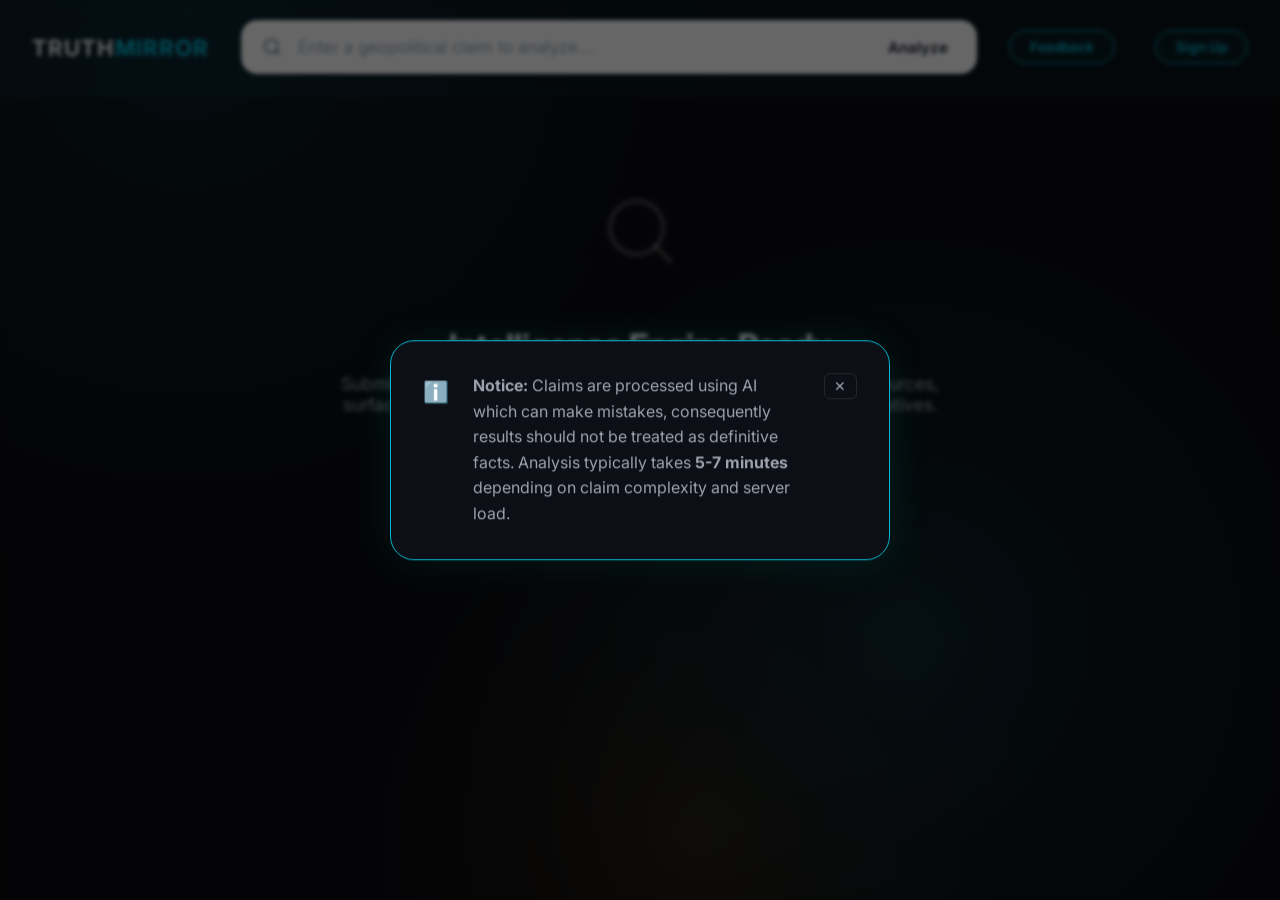
<file: static/index.html>
<!DOCTYPE html>
<html lang="en">
<head>
  <meta charset="UTF-8">
  <meta name="viewport" content="width=device-width, initial-scale=1.0">
  <title>Truth Mirror - Global Verification System</title>
  <link href="https://fonts.googleapis.com/css2?family=Inter:wght@400;500;600;700&display=swap" rel="stylesheet">
  <link rel="stylesheet" href="/static/style.css?v=11">
</head>
<body>
  <!-- Abstract data node background -->
  <canvas id="bg-canvas"></canvas>

  <main class="main-content" id="mainApp">
    <div class="top-bar">
      <div class="brand">
        <h2>TRUTH<span style="color: var(--accent-teal);">MIRROR</span></h2>
      </div>
      <div class="search-box">
        <svg class="search-icon" xmlns="http://www.w3.org/2000/svg" width="20" height="20" viewBox="0 0 24 24" fill="none" stroke="currentColor" stroke-width="2" stroke-linecap="round" stroke-linejoin="round"><circle cx="11" cy="11" r="8"></circle><line x1="21" y1="21" x2="16.65" y2="16.65"></line></svg>
        <input type="text" id="claimInput" placeholder="Enter a geopolitical claim to analyze..." />
        <div id="guestClaimWrapper" title="">
          <button class="btn btn-primary" id="verifyBtn">
            <span class="btn-text">Analyze</span>
            <div class="spinner" id="verifyLoader" style="display: none;"></div>
          </button>
        </div>
      </div>
      <a href="https://forms.gle/Kv9HrR1B4LizzhLn9" target="_blank" rel="noopener noreferrer" class="feedback-btn">
        Feedback
      </a>
      <a id="authToggleBtn" class="feedback-btn" href="/static/login.html" style="margin-left: 0.5rem;">Sign Up</a>
      <div id="loadingStatus" style="font-size: 0.9rem; color: var(--text-muted); display:none;"></div>
    </div>


    <div class="pipeline-tracker" id="pipelineTracker" style="display: none;">
      <span class="pipeline-label">ANALYSIS PIPELINE</span>
      <div class="pipeline-steps" id="pipelineSteps">
        <div class="pipeline-step" data-stage="classifying">
          <span class="step-indicator">○</span>
          <span class="step-text">Classifying claim scope</span>
        </div>
        <div class="pipeline-step" data-stage="decomposing_temporal">
          <span class="step-indicator">○</span>
          <span class="step-text">Decomposing & Temporal bounds</span>
        </div>
        <div class="pipeline-step" data-stage="generating_queries">
          <span class="step-indicator">○</span>
          <span class="step-text">Generating search vectors</span>
        </div>
        <div class="pipeline-step" data-stage="fetching_primary">
          <span class="step-indicator">○</span>
          <span class="step-text">Fetching targeted queries</span>
        </div>
        <div class="pipeline-step" data-stage="fetching_regional">
          <span class="step-indicator">○</span>
          <span class="step-text">Fetching regional media</span>
        </div>
        <div class="pipeline-step" data-stage="deduplicating">
          <span class="step-indicator">○</span>
          <span class="step-text">Aggregating evidence</span>
        </div>
        <div class="pipeline-step" data-stage="analyzing_primary">
          <span class="step-indicator">○</span>
          <span class="step-text">Analyzing primary evidence</span>
        </div>
        <div class="pipeline-step" data-stage="cross_referencing">
          <span class="step-indicator">○</span>
          <span class="step-text">Cross-referencing stances</span>
        </div>
        <div class="pipeline-step" data-stage="extracting_stories">
          <span class="step-indicator">○</span>
          <span class="step-text">Extracting hidden narratives</span>
        </div>
        <div class="pipeline-step" data-stage="weighing_contradictions">
          <span class="step-indicator">○</span>
          <span class="step-text">Weighing contradictions</span>
        </div>
        <div class="pipeline-step" data-stage="synthesizing_verdict">
          <span class="step-indicator">○</span>
          <span class="step-text">Synthesizing final verdict</span>
        </div>
      </div>
    </div>

    <div id="termsOverlay" style="position: fixed; top: 0; left: 0; right: 0; bottom: 0; background: rgba(0,0,0,0.6); z-index: 9998; backdrop-filter: blur(2px);"></div>
      <div class="terms-banner" id="termsBanner">
      <span class="terms-banner-icon">ℹ️</span>
      <div>
        <strong>Notice:</strong> Claims are processed using AI which can make mistakes, consequently results should not be treated as definitive facts.
        Analysis typically takes <strong>5-7 minutes</strong> depending on claim complexity and server load.
      </div>
      <button class="terms-banner-close" onclick="dismissTermsBanner()" title="Dismiss">✕</button>
    </div>

    <div id="initialState" class="empty-state">
      <svg width="80" height="80" viewBox="0 0 24 24" fill="none" stroke="rgba(255,255,255,0.2)" stroke-width="1.5" stroke-linecap="round" stroke-linejoin="round" style="margin-bottom: 1.5rem;"><circle cx="11" cy="11" r="8"></circle><line x1="21" y1="21" x2="16.65" y2="16.65"></line></svg>
      <h2 style="font-size: 2rem; color: var(--text-main); margin-bottom: 0.5rem;">Intelligence Engine Ready</h2>
      <p style="font-size: 1.1rem; max-width: 600px; margin: 0 auto;">Submit a claim above to run deep parallel analysis across global sources, surface real facts against unclear opinions and extract hidden narratives.</p>
    </div>

    <div id="dashboard" class="dashboard" style="display: none;">
      
      <!-- Panel 1: Verdict -->
      <div class="verdict-banner panel-card" id="verdictBanner">
        <div class="verdict-header">
          <span class="panel-subtitle">CLAIM ANALYZED</span>
          <div class="confidence-badge" id="confidenceBadge" style="background: rgba(255,255,255,0.05); color: var(--text-muted);">ANALYZING</div>
        </div>
        <div class="verdict-claim" id="verdictClaim"></div>
        <div class="verdict-value" id="verdictValue" style="color: var(--text-muted);">
          <span style="opacity: 0.7;">⚙</span> Processing...
        </div>
        <div class="verdict-one-line" id="verdictOneLine">Processing full intelligence report...</div>
      </div>

      <div id="skeletonContainer" style="display: none;">
        <!-- Full-width skeleton -->
        <div class="skeleton-card skeleton-lg"></div>
        <!-- 3-column skeleton row -->
        <div class="skeleton-grid">
          <div class="skeleton-card skeleton-md"></div>
          <div class="skeleton-card skeleton-md"></div>
          <div class="skeleton-card skeleton-md"></div>
        </div>
        <!-- Full-width skeleton -->
        <div class="skeleton-card skeleton-lg" style="margin-top: 1.5rem;"></div>
      </div>

      <div id="resultsContainer" style="display: none; grid-template-columns: 1fr; gap: 1.5rem;">
        
        <!-- Panel 2: Breakdown -->
        <div class="panel panel-card">
          <h3 class="panel-subtitle">VERDICT BREAKDOWN</h3>
          <p class="panel-description" id="fullReasoning"></p>
        
          <div class="breakdown-grid">
            <div class="breakdown-card card-success">
              <h4>
                <svg xmlns="http://www.w3.org/2000/svg" width="16" height="16" viewBox="0 0 24 24" fill="none" stroke="currentColor" stroke-width="2" stroke-linecap="round" stroke-linejoin="round"><path d="M22 11.08V12a10 10 0 1 1-5.93-9.14"></path><polyline points="22 4 12 14.01 9 11.01"></polyline></svg>
                VERIFIED FACTS
              </h4>
              <p id="whatIsTrue"></p>
            </div>
            <div class="breakdown-card card-danger">
              <h4>
                <svg xmlns="http://www.w3.org/2000/svg" width="16" height="16" viewBox="0 0 24 24" fill="none" stroke="currentColor" stroke-width="2" stroke-linecap="round" stroke-linejoin="round"><circle cx="12" cy="12" r="10"></circle><line x1="15" y1="9" x2="9" y2="15"></line><line x1="9" y1="9" x2="15" y2="15"></line></svg>
                DISPROVEN ELEMENTS
              </h4>
              <p id="whatIsFalse"></p>
            </div>
            <div class="breakdown-card card-warning">
              <h4>
                <svg xmlns="http://www.w3.org/2000/svg" width="16" height="16" viewBox="0 0 24 24" fill="none" stroke="currentColor" stroke-width="2" stroke-linecap="round" stroke-linejoin="round"><circle cx="12" cy="12" r="10"></circle><line x1="12" y1="8" x2="12" y2="12"></line><line x1="12" y1="16" x2="12.01" y2="16"></line></svg>
                UNCLEAR / DISPUTED
              </h4>
              <p id="whatIsUnclear"></p>
            </div>
          </div>
        </div>


        <!-- Panel 4: Hidden Stories -->
        <div class="panel panel-card">
          <h3 class="panel-subtitle">HIDDEN STORIES & OMISSIONS <span class="counter-badge" id="hiddenStoriesCount">0</span></h3>
          <div id="hiddenStoriesContainer"></div>
        </div>

        <!-- Panel 5: Sources -->
        <div class="panel panel-card">
          <div style="display: flex; justify-content: space-between; align-items: center; margin-bottom: 1.5rem;">
            <h3 class="panel-subtitle" style="margin-bottom: 0;">SOURCE ANALYSIS</h3>
            <span style="color: var(--text-dim); font-size: 0.8rem;"><span id="totalCount">0</span> sources analyzed</span>
          </div>

          <!-- LOW-EVIDENCE WARNING -->
          <div id="lowEvidenceWarning" style="display:none;"></div>

          <!-- SECTION A: Relevant Sources table -->
          <div id="relevantSourcesSection" class="table-container">
            <table id="relevantSourcesTable" class="premium-table">
              <thead>
                <tr>
                  <th>SOURCE</th>
                  <th>STANCE</th>
                  <th>CONFIDENCE</th>
                  <th>KEY EMPHASIS</th>
                  <th class="source-card-toggle-cell"></th>
                </tr>
              </thead>
              <tbody id="relevantSourcesBody"></tbody>
            </table>
            <!-- Empty state message -->
            <p id="noRelevantMsg" style="display:none; color: var(--text-muted); margin-top: 1rem;">
              No sources were found which confirm or deny this claim.
            </p>
          </div>

          <!-- SECTION B: Background & Inconclusive -->
          <div id="backgroundSourcesSection" style="margin-top: 1.5rem;">
            <div class="accordion-item" id="backgroundAccordion">
              <div class="accordion-header" onclick="toggleBackgroundSources()" id="backgroundAccordionHeader">
                <span>Background & Inconclusive Sources (<span id="backgroundCount">0</span>)</span>
                <svg class="chevron-icon" xmlns="http://www.w3.org/2000/svg" width="16" height="16" viewBox="0 0 24 24" fill="none" stroke="currentColor" stroke-width="2" stroke-linecap="round" stroke-linejoin="round"><polyline points="6 9 12 15 18 9"></polyline></svg>
              </div>
              <div id="backgroundSourcesContent" class="accordion-content">
                <div class="table-container">
                  <table id="backgroundSourcesTable" class="premium-table" style="margin-top: 1rem;">
                    <thead>
                      <tr>
                        <th>SOURCE</th>
                        <th>STANCE</th>
                        <th>CONFIDENCE</th>
                        <th>KEY EMPHASIS</th>
                        <th class="source-card-toggle-cell"></th>
                      </tr>
                    </thead>
                    <tbody id="backgroundSourcesBody"></tbody>
                  </table>
                </div>
              </div>
            </div>
          </div>

        </div>
      </div>
    </div>
  </main>

  <script src="/static/script.js?v=11"></script>
</body>
</html>
</file>
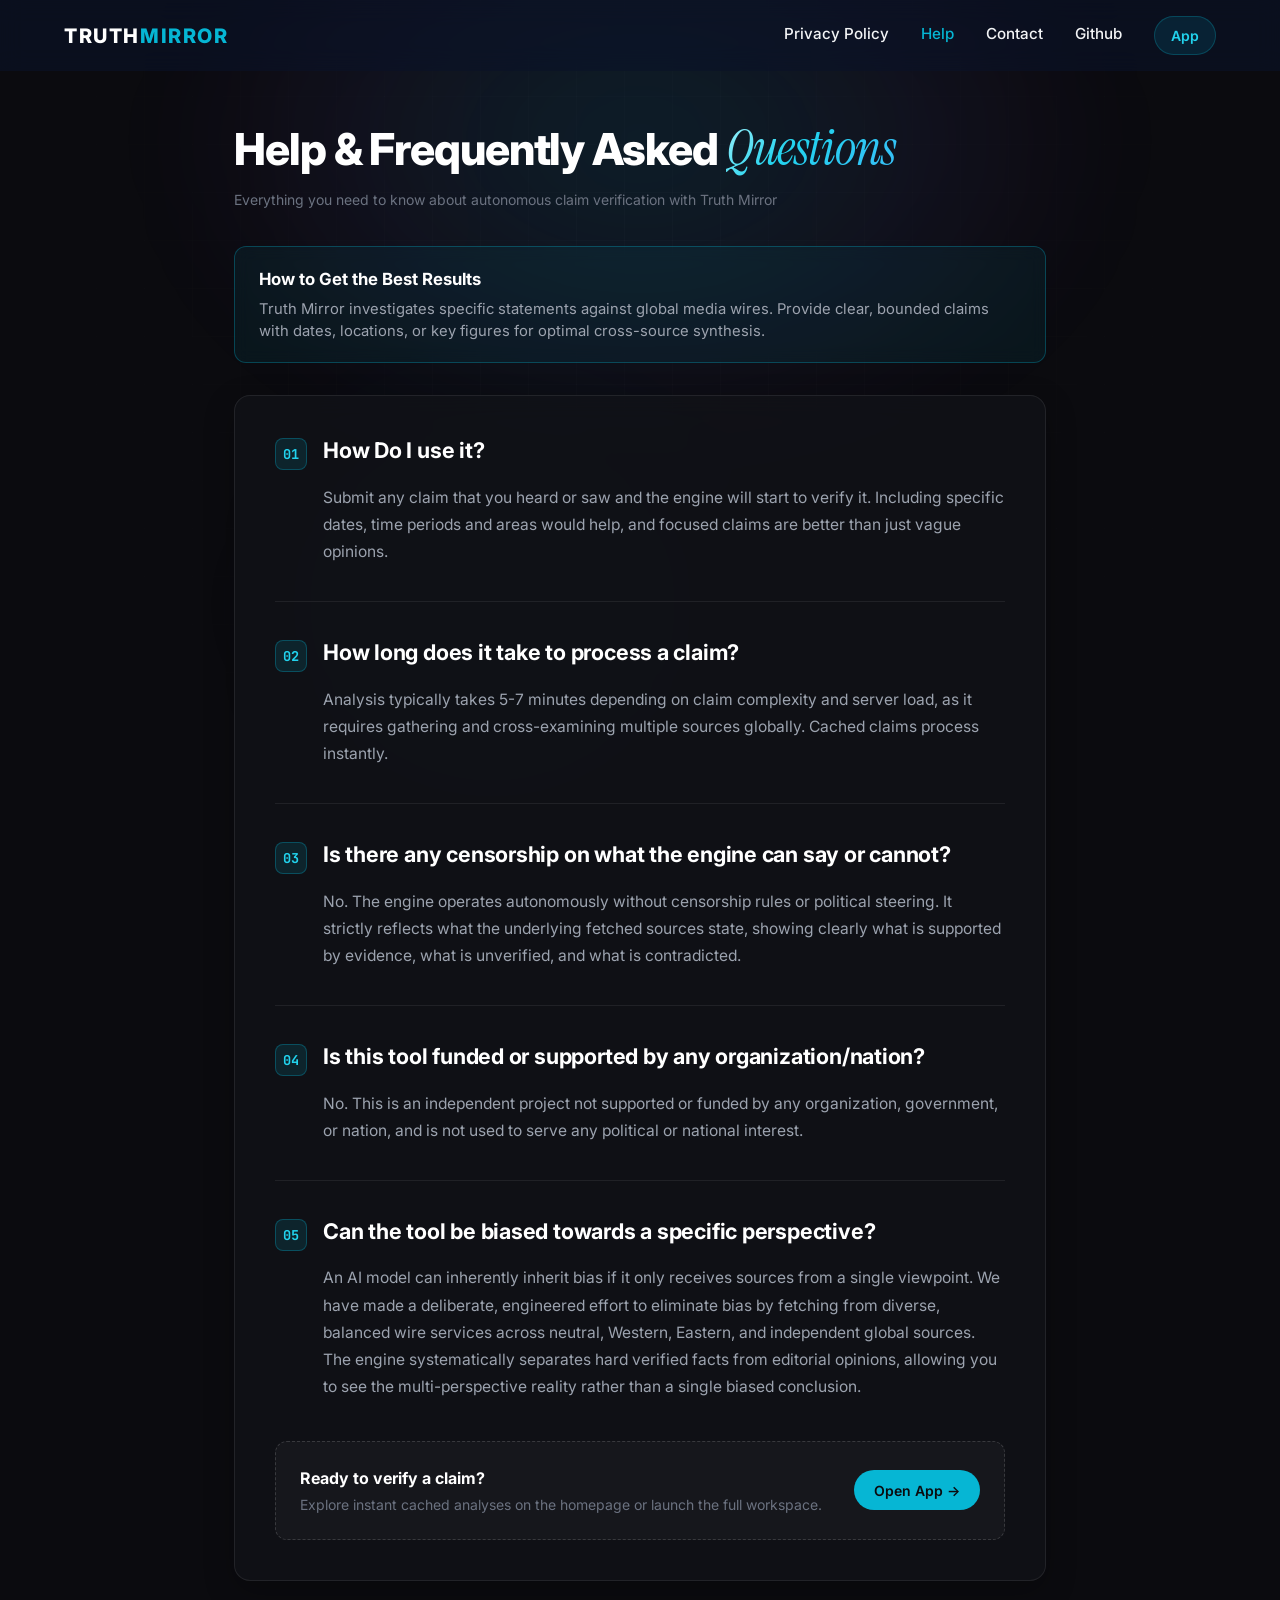
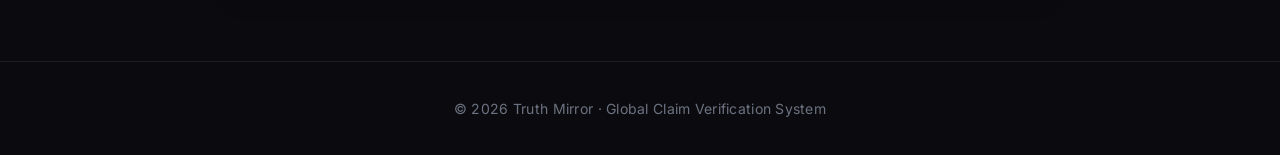
<file: static/help.html>
<!DOCTYPE html>
<html lang="en">
<head>
  <meta charset="UTF-8">
  <meta name="viewport" content="width=device-width, initial-scale=1.0">
  <title>Help &amp; Frequently Asked Questions - Truth Mirror</title>
  <meta name="description" content="Truth Mirror Help & FAQ: Learn how to submit claims, understand processing times, and discover our autonomous, multi-source approach to unbiased verification.">
  <link rel="preconnect" href="https://fonts.googleapis.com">
  <link rel="preconnect" href="https://fonts.gstatic.com" crossorigin>
  <link href="https://fonts.googleapis.com/css2?family=Instrument+Serif:ital@0;1&family=Inter:wght@400;500;600;700;800&family=JetBrains+Mono:wght@400;500&display=swap" rel="stylesheet">
  <link rel="stylesheet" href="/static/landing.css">
  <style>
    .page-content {
      max-width: 860px;
      width: 100%;
      margin: 3rem auto 5rem;
      padding: 0 1.5rem;
      position: relative;
      z-index: 10;
    }
    .help-header {
      margin-bottom: 2.25rem;
      text-align: left;
    }
    .help-badge {
      display: inline-flex;
      align-items: center;
      gap: 0.5rem;
      font-size: 0.75rem;
      font-weight: 600;
      text-transform: uppercase;
      letter-spacing: 0.08em;
      color: var(--accent-teal-bright);
      background: var(--accent-teal-subtle);
      border: 1px solid rgba(6, 182, 212, 0.25);
      border-radius: var(--radius-full);
      padding: 0.35rem 0.85rem;
      margin-bottom: 1.25rem;
    }
    .help-title {
      font-size: 2.75rem;
      font-weight: 800;
      letter-spacing: -0.025em;
      color: #ffffff;
      line-height: 1.15;
      margin-bottom: 0.75rem;
    }
    .font-serif-accent {
      font-family: 'Instrument Serif', Georgia, serif;
      font-style: italic;
      font-weight: 400;
      color: var(--accent-teal);
    }
    .help-meta {
      color: var(--text-dim);
      font-size: 0.875rem;
    }
    .help-highlight-box {
      background: rgba(6, 182, 212, 0.07);
      border: 1px solid rgba(6, 182, 212, 0.3);
      border-radius: var(--radius-md);
      padding: 1.25rem 1.5rem;
      margin-bottom: 2rem;
      display: flex;
      gap: 1rem;
      align-items: flex-start;
      backdrop-filter: blur(8px);
    }
    .help-highlight-icon {
      font-size: 1.5rem;
      line-height: 1;
      color: var(--accent-teal);
    }
    .help-highlight-text h3 {
      font-size: 1.05rem;
      font-weight: 700;
      color: #ffffff;
      margin-bottom: 0.35rem;
    }
    .help-highlight-text p {
      font-size: 0.925rem;
      color: var(--text-muted);
      line-height: 1.5;
      margin: 0;
    }
    .help-card {
      background: var(--panel-bg);
      border: 1px solid var(--panel-border);
      border-radius: var(--radius-lg);
      padding: 2.5rem;
      backdrop-filter: blur(12px);
      box-shadow: 0 10px 30px rgba(0, 0, 0, 0.25);
    }
    .faq-list {
      display: flex;
      flex-direction: column;
      gap: 2.25rem;
    }
    .faq-item {
      padding-bottom: 2.25rem;
      border-bottom: 1px solid rgba(255, 255, 255, 0.07);
    }
    .faq-item:last-child {
      padding-bottom: 0;
      border-bottom: none;
    }
    .faq-question-wrap {
      display: flex;
      align-items: flex-start;
      gap: 1rem;
      margin-bottom: 0.85rem;
    }
    .faq-number-badge {
      display: inline-flex;
      align-items: center;
      justify-content: center;
      width: 2rem;
      height: 2rem;
      border-radius: 8px;
      background: rgba(6, 182, 212, 0.12);
      border: 1px solid rgba(6, 182, 212, 0.3);
      color: var(--accent-teal-bright);
      font-family: 'JetBrains Mono', monospace;
      font-size: 0.85rem;
      font-weight: 700;
      flex-shrink: 0;
      margin-top: 0.1rem;
    }
    .faq-question {
      font-size: 1.35rem;
      font-weight: 700;
      color: #ffffff;
      line-height: 1.35;
      letter-spacing: -0.01em;
      margin: 0;
    }
    .faq-answer {
      font-size: 0.975rem;
      color: var(--text-muted);
      line-height: 1.75;
      padding-left: 3rem;
    }
    .faq-answer p {
      margin: 0;
    }
    .faq-cta-banner {
      margin-top: 2.5rem;
      padding: 1.5rem;
      border-radius: var(--radius-md);
      background: rgba(255, 255, 255, 0.03);
      border: 1px dashed rgba(255, 255, 255, 0.15);
      display: flex;
      align-items: center;
      justify-content: space-between;
      gap: 1.5rem;
      flex-wrap: wrap;
    }
    .faq-cta-text h4 {
      font-size: 1rem;
      font-weight: 700;
      color: #ffffff;
      margin-bottom: 0.25rem;
    }
    .faq-cta-text p {
      font-size: 0.875rem;
      color: var(--text-dim);
      margin: 0;
    }
    .faq-cta-btn {
      display: inline-flex;
      align-items: center;
      gap: 0.5rem;
      padding: 0.6rem 1.25rem;
      border-radius: var(--radius-full);
      background: var(--accent-teal);
      color: #0b0b0f;
      font-size: 0.875rem;
      font-weight: 600;
      text-decoration: none;
      transition: var(--transition);
    }
    .faq-cta-btn:hover {
      background: var(--accent-teal-bright);
      box-shadow: 0 0 15px var(--accent-teal-glow);
    }
    @media (max-width: 640px) {
      .help-title {
        font-size: 2rem;
      }
      .help-card {
        padding: 1.5rem 1.25rem;
      }
      .page-content {
        margin-top: 2rem;
        margin-bottom: 3.5rem;
      }
      .faq-answer {
        padding-left: 0;
        margin-top: 0.5rem;
      }
      .faq-question {
        font-size: 1.15rem;
      }
      .faq-cta-banner {
        flex-direction: column;
        align-items: flex-start;
      }
    }
  </style>
</head>
<body>
  <!-- Ambient background lighting and grid -->
  <div class="bg-ambient" aria-hidden="true">
    <div class="ambient-glow-1"></div>
    <div class="ambient-glow-2"></div>
    <div class="ambient-grid"></div>
  </div>

  <div class="page-wrapper">
    <!-- Header -->
    <header class="main-header">
      <div class="header-inner">
        <a href="/" class="brand-logo" aria-label="Truth Mirror Home">
          TRUTH<span>MIRROR</span>
        </a>
        <div class="nav-actions">
          <a href="/static/privacy.html" class="nav-plain-link">Privacy Policy</a>
          <a href="/static/help.html" class="nav-plain-link" style="color: var(--accent-teal)">Help</a>
          <a href="#" class="nav-plain-link contact-link">Contact</a>
          <a href="https://github.com/aarish-ai/TM-Community" target="_blank" rel="noopener noreferrer" class="nav-plain-link">Github</a>
          <a href="/app" class="nav-app-link">App</a>
        </div>
      </div>
    </header>

    <main>
      <!-- Content container -->
      <section class="page-content">
        <div class="help-header">
          <h1 class="help-title">Help &amp; Frequently Asked <span class="font-serif-accent">Questions</span></h1>
          <p class="help-meta">Everything you need to know about autonomous claim verification with Truth Mirror</p>
        </div>

        <div class="help-highlight-box">
          <div class="help-highlight-text">
            <h3>How to Get the Best Results</h3>
            <p>Truth Mirror investigates specific statements against global media wires. Provide clear, bounded claims with dates, locations, or key figures for optimal cross-source synthesis.</p>
          </div>
        </div>

        <div class="help-card">
          <div class="faq-list">
            <!-- Q1 -->
            <article class="faq-item">
              <div class="faq-question-wrap">
                <span class="faq-number-badge">01</span>
                <h2 class="faq-question">How Do I use it?</h2>
              </div>
              <div class="faq-answer">
                <p>Submit any claim that you heard or saw and the engine will start to verify it. Including specific dates, time periods and areas would help, and focused claims are better than just vague opinions.</p>
              </div>
            </article>

            <!-- Q2 -->
            <article class="faq-item">
              <div class="faq-question-wrap">
                <span class="faq-number-badge">02</span>
                <h2 class="faq-question">How long does it take to process a claim?</h2>
              </div>
              <div class="faq-answer">
                <p>Analysis typically takes 5-7 minutes depending on claim complexity and server load, as it requires gathering and cross-examining multiple sources globally. Cached claims process instantly.</p>
              </div>
            </article>

            <!-- Q3 -->
            <article class="faq-item">
              <div class="faq-question-wrap">
                <span class="faq-number-badge">03</span>
                <h2 class="faq-question">Is there any censorship on what the engine can say or cannot?</h2>
              </div>
              <div class="faq-answer">
                <p>No. The engine operates autonomously without censorship rules or political steering. It strictly reflects what the underlying fetched sources state, showing clearly what is supported by evidence, what is unverified, and what is contradicted.</p>
              </div>
            </article>

            <!-- Q4 -->
            <article class="faq-item">
              <div class="faq-question-wrap">
                <span class="faq-number-badge">04</span>
                <h2 class="faq-question">Is this tool funded or supported by any organization/nation?</h2>
              </div>
              <div class="faq-answer">
                <p>No. This is an independent project not supported or funded by any organization, government, or nation, and is not used to serve any political or national interest.</p>
              </div>
            </article>

            <!-- Q5 -->
            <article class="faq-item">
              <div class="faq-question-wrap">
                <span class="faq-number-badge">05</span>
                <h2 class="faq-question">Can the tool be biased towards a specific perspective?</h2>
              </div>
              <div class="faq-answer">
                <p>An AI model can inherently inherit bias if it only receives sources from a single viewpoint. We have made a deliberate, engineered effort to eliminate bias by fetching from diverse, balanced wire services across neutral, Western, Eastern, and independent global sources. The engine systematically separates hard verified facts from editorial opinions, allowing you to see the multi-perspective reality rather than a single biased conclusion.</p>
              </div>
            </article>
          </div>

          <div class="faq-cta-banner">
            <div class="faq-cta-text">
              <h4>Ready to verify a claim?</h4>
              <p>Explore instant cached analyses on the homepage or launch the full workspace.</p>
            </div>
            <a href="/app" class="faq-cta-btn">Open App &rarr;</a>
          </div>
        </div>
      </section>
    </main>

    <!-- Footer -->
    <footer class="footer">
      <p class="footer-text">&copy; 2026 Truth Mirror · Global Claim Verification System</p>
    </footer>
  </div>

  <!-- Contact Modal -->
  <div id="contact-modal" class="contact-modal hidden" role="dialog" aria-modal="true" aria-labelledby="contact-modal-title">
    <div class="contact-card">
      <div class="contact-blob"></div>
      <div class="contact-bg">
        <button type="button" class="close-modal-btn" aria-label="Close dialog">&times;</button>
        <h3 id="contact-modal-title">Contact Us</h3>
        <p>You can contact us through this email:</p>
        <a href="mailto:developer@truth-mirror.net" class="contact-email-link">developer@truth-mirror.net</a>
      </div>
    </div>
  </div>

  <script>
    document.querySelectorAll('.contact-link').forEach(link => {
      link.addEventListener('click', (e) => {
        e.preventDefault();
        const modal = document.getElementById('contact-modal');
        if (modal) modal.classList.remove('hidden');
      });
    });
    const closeBtn = document.querySelector('.close-modal-btn');
    if (closeBtn) {
      closeBtn.addEventListener('click', () => {
        const modal = document.getElementById('contact-modal');
        if (modal) modal.classList.add('hidden');
      });
    }
    const modalEl = document.getElementById('contact-modal');
    if (modalEl) {
      modalEl.addEventListener('click', (e) => {
        if (e.target.id === 'contact-modal') {
          e.target.classList.add('hidden');
        }
      });
    }
  </script>
</body>
</html>
</file>
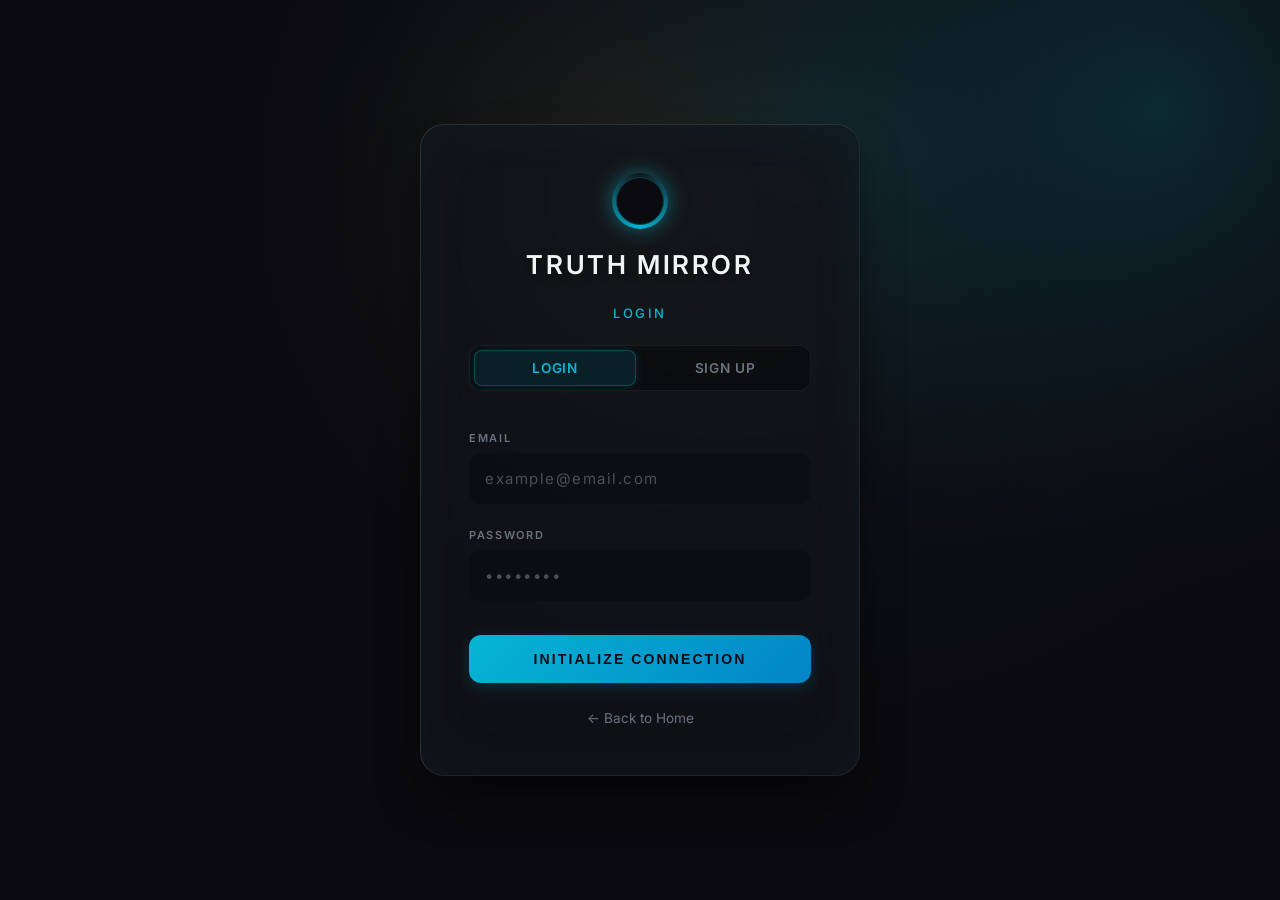
<file: static/login.html>
<!DOCTYPE html>
<html lang="en">
<head>
  <meta charset="UTF-8">
  <meta name="viewport" content="width=device-width, initial-scale=1.0">
  <title>Truth Mirror - Authentication</title>
  <link href="https://fonts.googleapis.com/css2?family=Inter:wght@400;500;600;700&display=swap" rel="stylesheet">
  <link rel="stylesheet" href="/static/style.css?v=11">
</head>
<body>
  <!-- Abstract data node background -->
  <canvas id="bg-canvas"></canvas>

  <main id="loginScreen" class="login-wrapper">
      <div class="glass-panel">
          
          <header class="panel-header">
              <a href="/" style="text-decoration: none; color: inherit; display: inline-block;">
                  <div class="lens-logo">
                      <div class="lens-core"></div>
                  </div>
                  <h1>Truth Mirror</h1>
              </a>
              <p class="subtitle" id="authSubtitle">Login</p>
              <div class="auth-tabs" id="authTabs">
                  <button type="button" class="auth-tab active" id="tabLogin" onclick="switchAuthTab('login')">Login</button>
                  <button type="button" class="auth-tab" id="tabSignup" onclick="switchAuthTab('signup')">Sign Up</button>
              </div>
          </header>
          
          <div id="authViewLogin">
              <form id="login-form">
                  <div class="input-wrapper">
                      <label for="operator-id">Email</label>
                      <div class="input-field-container">
                          <input type="email" id="operator-id" placeholder="example@email.com" autocomplete="email" spellcheck="false" required>
                          <div class="glow-border"></div>
                      </div>
                  </div>
                  
                  <div class="input-wrapper">
                      <label for="passkey">Password</label>
                      <div class="input-field-container">
                          <input type="password" id="passkey" placeholder="••••••••" autocomplete="current-password" required>
                          <div class="glow-border"></div>
                      </div>
                  </div>
                  
                  <button type="submit" class="auth-btn" id="loginBtn">
                      <span class="btn-text" id="loginBtnText">Initialize Connection</span>
                      <div class="btn-glow"></div>
                  </button>
                  
                  <div id="loginError" class="login-error-modern" style="display: none; color: #ef4444; font-size: 0.875rem; text-align: center; margin-top: 1rem;">Invalid Email or Password</div>
              </form>
          </div>

          <div id="authViewSignup" style="display: none;">
              <form id="signup-form">
                  <div class="input-wrapper">
                      <label for="signup-email">Email Address</label>
                      <div class="input-field-container">
                          <input type="email" id="signup-email" placeholder="name@example.com" autocomplete="email" spellcheck="false" required>
                          <div class="glow-border"></div>
                      </div>
                  </div>


                  <div class="input-wrapper">
                      <label for="signup-password">Password</label>
                      <div class="input-field-container">
                          <input type="password" id="signup-password" placeholder="At least 8 characters..." autocomplete="new-password" minlength="8" required>
                          <div class="glow-border"></div>
                      </div>
                  </div>
                  
                  <button type="submit" class="auth-btn" id="signupBtn">
                      <span class="btn-text" id="signupBtnText">Create Account</span>
                      <div class="btn-glow"></div>
                  </button>
                  
                  <div id="signupError" class="login-error-modern" style="display: none; color: #ef4444; font-size: 0.875rem; text-align: center; margin-top: 1rem;"></div>
              </form>
          </div>

          <div id="authViewVerify" style="display: none;">
              <form id="verify-form">
                  <p style="font-size: 0.875rem; color: var(--text-muted); text-align: center; margin-bottom: 1.25rem;">
                      Enter the 6-digit code sent to<br><strong id="verifyEmailDisplay" style="color: var(--accent-teal); word-break: break-all;"></strong>
                  </p>
                  <div class="input-wrapper">
                      <label for="verify-code">Verification Code</label>
                      <div class="input-field-container">
                          <input type="text" id="verify-code" placeholder="000000" maxlength="6" pattern="[0-9]{6}" autocomplete="one-time-code" style="text-align: center; font-size: 1.5rem; letter-spacing: 0.3em;" required>
                          <div class="glow-border"></div>
                      </div>
                  </div>
                  
                  <button type="submit" class="auth-btn" id="verifyBtnSubmit">
                      <span class="btn-text" id="verifyBtnText">Verify & Continue</span>
                      <div class="btn-glow"></div>
                  </button>
                  
                  <div id="verifyError" class="login-error-modern" style="display: none; color: #ef4444; font-size: 0.875rem; text-align: center; margin-top: 1rem;"></div>

                  <div style="text-align: center; margin-top: 1.25rem; font-size: 0.85rem; color: var(--text-dim);">
                      Didn't receive a code? 
                      <button type="button" onclick="resendCode()" id="resendCodeBtn" style="background: none; border: none; color: var(--accent-teal); cursor: pointer; text-decoration: underline; font-family: inherit; font-size: inherit; padding: 0;">Resend Code</button>
                      <div id="resendFeedback" style="display: none; font-size: 0.8rem; margin-top: 0.5rem;"></div>
                  </div>
              </form>
          </div>

          <div style="text-align: center; margin-top: 1.5rem;">
              <a href="/" style="color: var(--text-dim); font-size: 0.85rem; text-decoration: none; transition: color 0.2s;">&larr; Back to Home</a>
          </div>
      </div>
  </main>

  <script src="/static/script.js?v=11"></script>
</body>
</html>
</file>
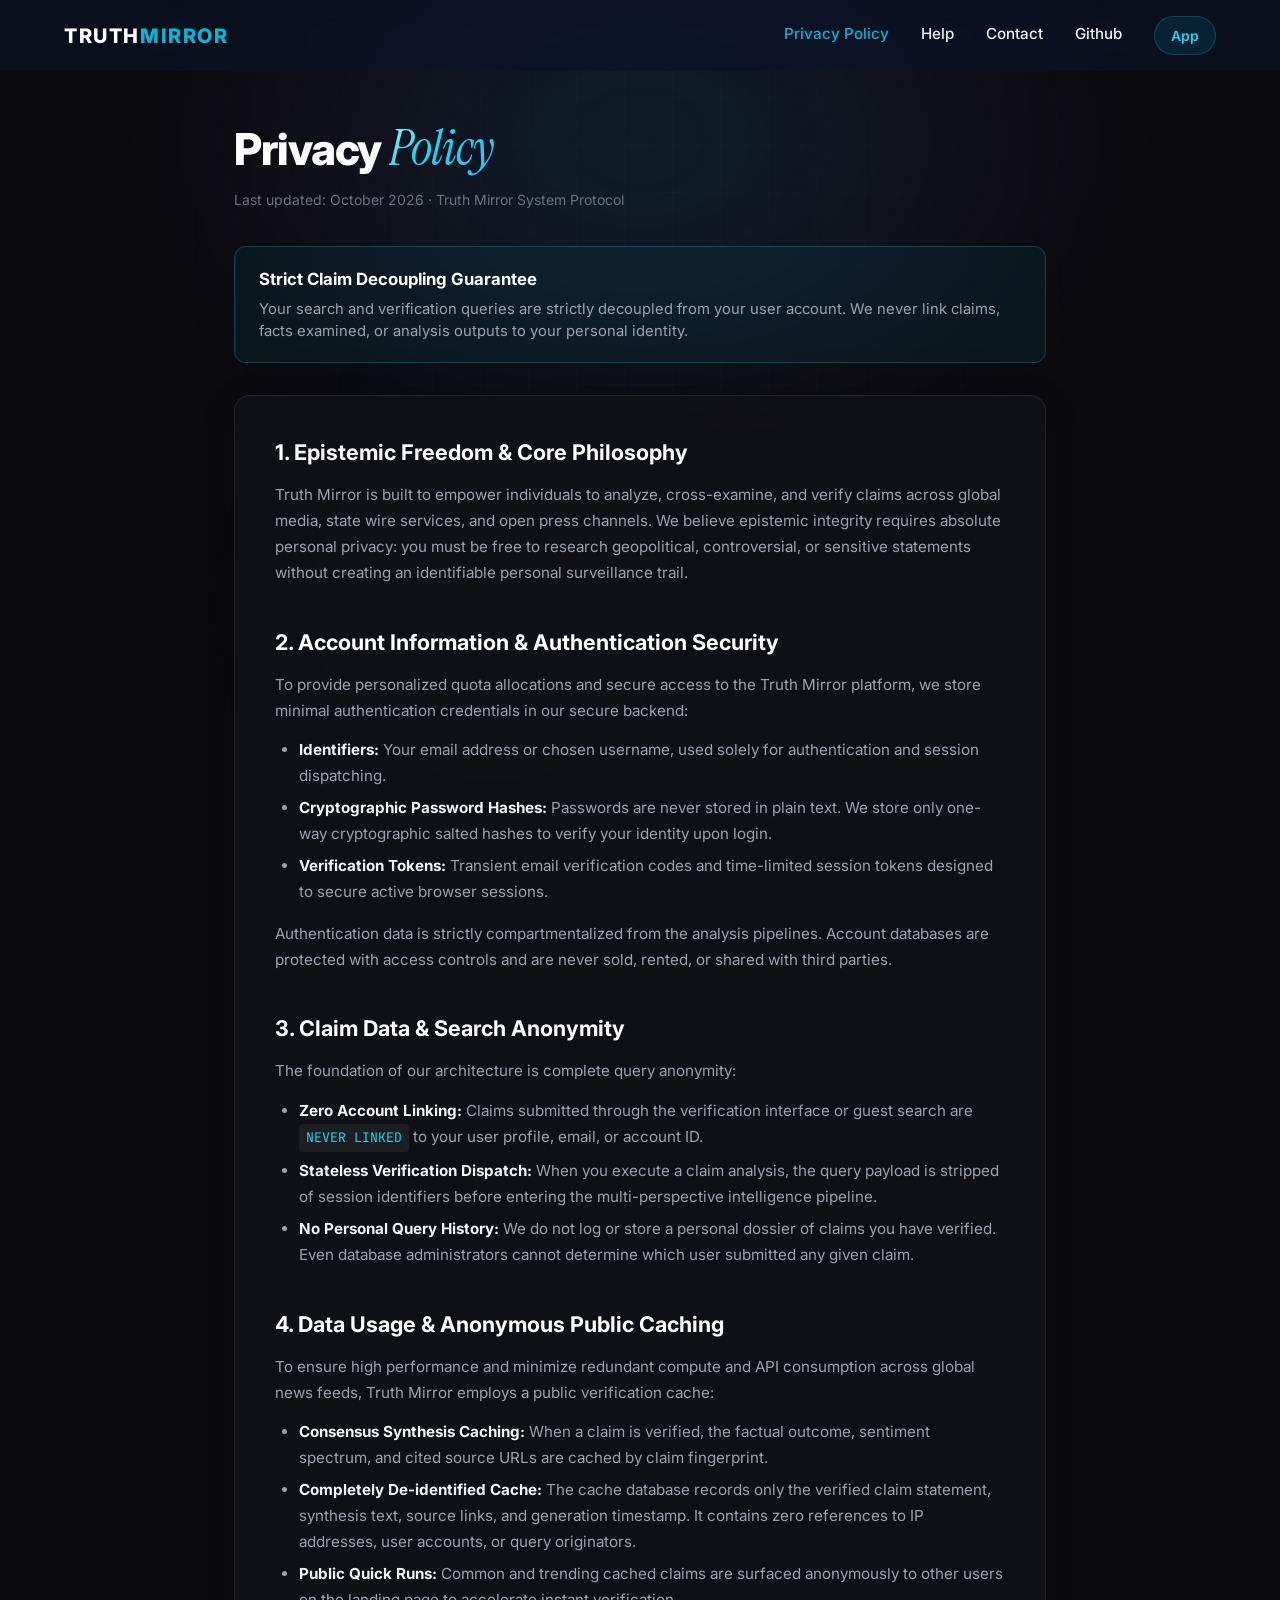
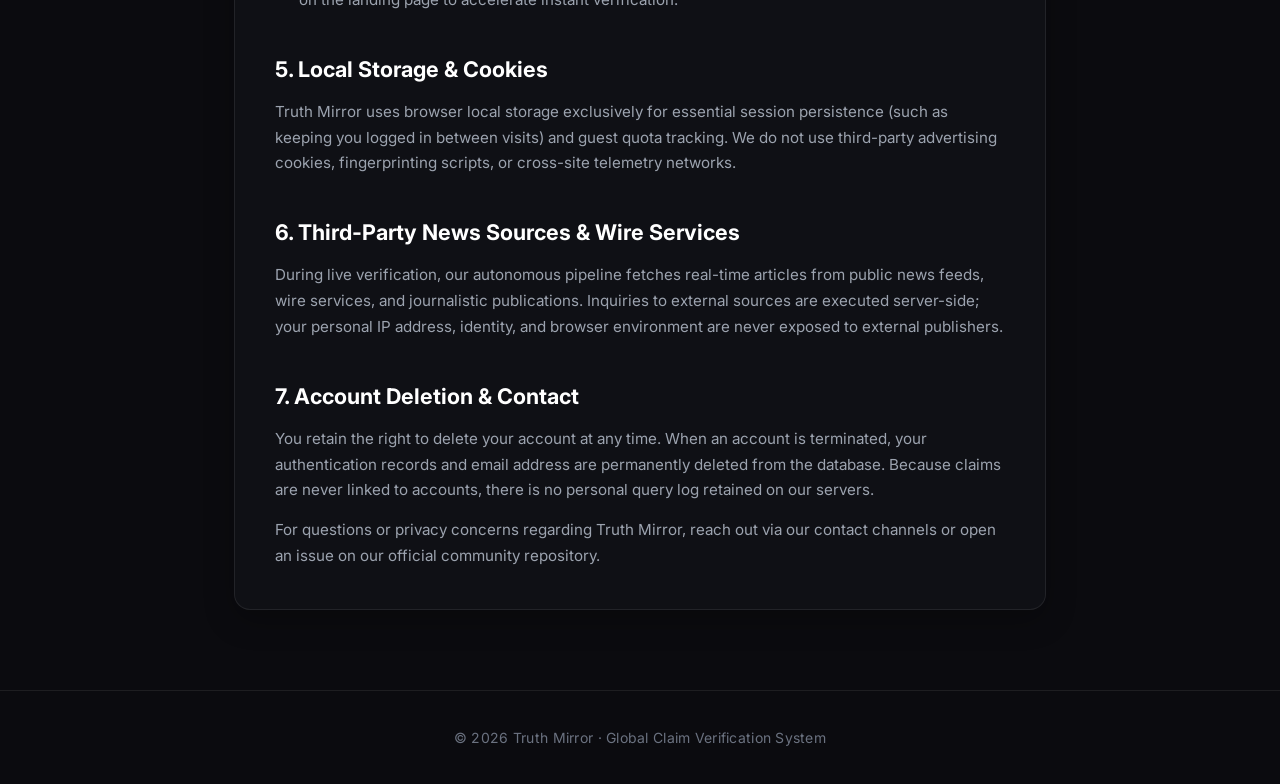
<file: static/privacy.html>
<!DOCTYPE html>
<html lang="en">
<head>
  <meta charset="UTF-8">
  <meta name="viewport" content="width=device-width, initial-scale=1.0">
  <title>Privacy Policy - Truth Mirror</title>
  <meta name="description" content="Truth Mirror Privacy Policy: Learn how we protect your account information and strictly decouple search claims from user identities for absolute anonymity.">
  <link rel="preconnect" href="https://fonts.googleapis.com">
  <link rel="preconnect" href="https://fonts.gstatic.com" crossorigin>
  <link href="https://fonts.googleapis.com/css2?family=Instrument+Serif:ital@0;1&family=Inter:wght@400;500;600;700;800&family=JetBrains+Mono:wght@400;500&display=swap" rel="stylesheet">
  <link rel="stylesheet" href="/static/landing.css">
  <style>
    .page-content {
      max-width: 860px;
      width: 100%;
      margin: 3rem auto 5rem;
      padding: 0 1.5rem;
      position: relative;
      z-index: 10;
    }
    .policy-header {
      margin-bottom: 2.25rem;
      text-align: left;
    }
    .policy-badge {
      display: inline-flex;
      align-items: center;
      gap: 0.5rem;
      font-size: 0.75rem;
      font-weight: 600;
      text-transform: uppercase;
      letter-spacing: 0.08em;
      color: var(--accent-teal-bright);
      background: var(--accent-teal-subtle);
      border: 1px solid rgba(6, 182, 212, 0.25);
      border-radius: var(--radius-full);
      padding: 0.35rem 0.85rem;
      margin-bottom: 1.25rem;
    }
    .policy-title {
      font-size: 2.75rem;
      font-weight: 800;
      letter-spacing: -0.025em;
      color: #ffffff;
      line-height: 1.15;
      margin-bottom: 0.75rem;
    }
    .font-serif-accent {
      font-family: 'Instrument Serif', Georgia, serif;
      font-style: italic;
      font-weight: 400;
      color: var(--accent-teal);
    }
    .policy-meta {
      color: var(--text-dim);
      font-size: 0.875rem;
    }
    .privacy-highlight-box {
      background: rgba(6, 182, 212, 0.07);
      border: 1px solid rgba(6, 182, 212, 0.3);
      border-radius: var(--radius-md);
      padding: 1.25rem 1.5rem;
      margin-bottom: 2rem;
      display: flex;
      gap: 1rem;
      align-items: flex-start;
      backdrop-filter: blur(8px);
    }
    .privacy-highlight-icon {
      font-size: 1.5rem;
      line-height: 1;
      color: var(--accent-teal);
    }
    .privacy-highlight-text h3 {
      font-size: 1.05rem;
      font-weight: 700;
      color: #ffffff;
      margin-bottom: 0.35rem;
    }
    .privacy-highlight-text p {
      font-size: 0.925rem;
      color: var(--text-muted);
      line-height: 1.5;
      margin: 0;
    }
    .policy-card {
      background: var(--panel-bg);
      border: 1px solid var(--panel-border);
      border-radius: var(--radius-lg);
      padding: 2.5rem;
      backdrop-filter: blur(12px);
      box-shadow: 0 10px 30px rgba(0, 0, 0, 0.25);
    }
    .policy-section {
      margin-bottom: 2.5rem;
    }
    .policy-section:last-child {
      margin-bottom: 0;
    }
    .policy-section h2 {
      font-size: 1.35rem;
      font-weight: 700;
      color: #ffffff;
      margin-bottom: 0.85rem;
      display: flex;
      align-items: center;
      gap: 0.5rem;
    }
    .policy-section p {
      font-size: 0.95rem;
      color: var(--text-muted);
      line-height: 1.7;
      margin-bottom: 0.85rem;
    }
    .policy-section p:last-child {
      margin-bottom: 0;
    }
    .policy-section ul {
      margin: 0.75rem 0 1rem 1.5rem;
      color: var(--text-muted);
      font-size: 0.95rem;
      line-height: 1.7;
    }
    .policy-section li {
      margin-bottom: 0.4rem;
    }
    .policy-section strong {
      color: var(--text-main);
    }
    .policy-code-pill {
      display: inline-block;
      font-family: 'JetBrains Mono', monospace;
      font-size: 0.825rem;
      padding: 0.15rem 0.45rem;
      border-radius: 4px;
      background: rgba(255, 255, 255, 0.06);
      color: var(--accent-teal-bright);
    }
    @media (max-width: 640px) {
      .policy-title {
        font-size: 2rem;
      }
      .policy-card {
        padding: 1.5rem 1.25rem;
      }
      .page-content {
        margin-top: 2rem;
        margin-bottom: 3.5rem;
      }
    }
  </style>
</head>
<body>
  <!-- Ambient background lighting and grid -->
  <div class="bg-ambient" aria-hidden="true">
    <div class="ambient-glow-1"></div>
    <div class="ambient-glow-2"></div>
    <div class="ambient-grid"></div>
  </div>

  <div class="page-wrapper">
    <!-- Header -->
    <header class="main-header">
      <div class="header-inner">
        <a href="/" class="brand-logo" aria-label="Truth Mirror Home">
          TRUTH<span>MIRROR</span>
        </a>
        <div class="nav-actions">
          <a href="/static/privacy.html" class="nav-plain-link" style="color: var(--accent-teal)">Privacy Policy</a>
          <a href="/static/help.html" class="nav-plain-link">Help</a>
          <a href="#" class="nav-plain-link contact-link">Contact</a>
          <a href="https://github.com/aarish-ai/TM-Community" target="_blank" rel="noopener noreferrer" class="nav-plain-link">Github</a>
          <a href="/app" class="nav-app-link">App</a>
        </div>
      </div>
    </header>

    <main>
      <!-- Content container -->
      <section class="page-content">
        <div class="policy-header">
          <h1 class="policy-title">Privacy <span class="font-serif-accent">Policy</span></h1>
          <p class="policy-meta">Last updated: October 2026 · Truth Mirror System Protocol</p>
        </div>

        <div class="privacy-highlight-box">
          <div class="privacy-highlight-text">
            <h3>Strict Claim Decoupling Guarantee</h3>
            <p>Your search and verification queries are strictly decoupled from your user account. We never link claims, facts examined, or analysis outputs to your personal identity.</p>
          </div>
        </div>

        <div class="policy-card">
          <!-- 1. Overview -->
          <article class="policy-section">
            <h2>1. Epistemic Freedom &amp; Core Philosophy</h2>
            <p>Truth Mirror is built to empower individuals to analyze, cross-examine, and verify claims across global media, state wire services, and open press channels. We believe epistemic integrity requires absolute personal privacy: you must be free to research geopolitical, controversial, or sensitive statements without creating an identifiable personal surveillance trail.</p>
          </article>

          <!-- 2. Account Information -->
          <article class="policy-section">
            <h2>2. Account Information &amp; Authentication Security</h2>
            <p>To provide personalized quota allocations and secure access to the Truth Mirror platform, we store minimal authentication credentials in our secure backend:</p>
            <ul>
              <li><strong>Identifiers:</strong> Your email address or chosen username, used solely for authentication and session dispatching.</li>
              <li><strong>Cryptographic Password Hashes:</strong> Passwords are never stored in plain text. We store only one-way cryptographic salted hashes to verify your identity upon login.</li>
              <li><strong>Verification Tokens:</strong> Transient email verification codes and time-limited session tokens designed to secure active browser sessions.</li>
            </ul>
            <p>Authentication data is strictly compartmentalized from the analysis pipelines. Account databases are protected with access controls and are never sold, rented, or shared with third parties.</p>
          </article>

          <!-- 3. Claim Data and Anonymity -->
          <article class="policy-section">
            <h2>3. Claim Data &amp; Search Anonymity</h2>
            <p>The foundation of our architecture is complete query anonymity:</p>
            <ul>
              <li><strong>Zero Account Linking:</strong> Claims submitted through the verification interface or guest search are <span class="policy-code-pill">NEVER LINKED</span> to your user profile, email, or account ID.</li>
              <li><strong>Stateless Verification Dispatch:</strong> When you execute a claim analysis, the query payload is stripped of session identifiers before entering the multi-perspective intelligence pipeline.</li>
              <li><strong>No Personal Query History:</strong> We do not log or store a personal dossier of claims you have verified. Even database administrators cannot determine which user submitted any given claim.</li>
            </ul>
          </article>

          <!-- 4. Data Usage and Caching -->
          <article class="policy-section">
            <h2>4. Data Usage &amp; Anonymous Public Caching</h2>
            <p>To ensure high performance and minimize redundant compute and API consumption across global news feeds, Truth Mirror employs a public verification cache:</p>
            <ul>
              <li><strong>Consensus Synthesis Caching:</strong> When a claim is verified, the factual outcome, sentiment spectrum, and cited source URLs are cached by claim fingerprint.</li>
              <li><strong>Completely De-identified Cache:</strong> The cache database records only the verified claim statement, synthesis text, source links, and generation timestamp. It contains zero references to IP addresses, user accounts, or query originators.</li>
              <li><strong>Public Quick Runs:</strong> Common and trending cached claims are surfaced anonymously to other users on the landing page to accelerate instant verification.</li>
            </ul>
          </article>

          <!-- 5. Cookies & Local Storage -->
          <article class="policy-section">
            <h2>5. Local Storage &amp; Cookies</h2>
            <p>Truth Mirror uses browser local storage exclusively for essential session persistence (such as keeping you logged in between visits) and guest quota tracking. We do not use third-party advertising cookies, fingerprinting scripts, or cross-site telemetry networks.</p>
          </article>

          <!-- 6. Third-Party Sources & Providers -->
          <article class="policy-section">
            <h2>6. Third-Party News Sources &amp; Wire Services</h2>
            <p>During live verification, our autonomous pipeline fetches real-time articles from public news feeds, wire services, and journalistic publications. Inquiries to external sources are executed server-side; your personal IP address, identity, and browser environment are never exposed to external publishers.</p>
          </article>

          <!-- 7. Account Rights & Contact -->
          <article class="policy-section">
            <h2>7. Account Deletion &amp; Contact</h2>
            <p>You retain the right to delete your account at any time. When an account is terminated, your authentication records and email address are permanently deleted from the database. Because claims are never linked to accounts, there is no personal query log retained on our servers.</p>
            <p>For questions or privacy concerns regarding Truth Mirror, reach out via our contact channels or open an issue on our official community repository.</p>
          </article>
        </div>
      </section>
    </main>

    <!-- Footer -->
    <footer class="footer">
      <p class="footer-text">&copy; 2026 Truth Mirror · Global Claim Verification System</p>
    </footer>
  </div>

  <!-- Contact Modal -->
  <div id="contact-modal" class="contact-modal hidden" role="dialog" aria-modal="true" aria-labelledby="contact-modal-title">
    <div class="contact-card">
      <div class="contact-blob"></div>
      <div class="contact-bg">
        <button type="button" class="close-modal-btn" aria-label="Close dialog">&times;</button>
        <h3 id="contact-modal-title">Contact Us</h3>
        <p>You can contact us through this email:</p>
        <a href="mailto:developer@truth-mirror.net" class="contact-email-link">developer@truth-mirror.net</a>
      </div>
    </div>
  </div>

  <script>
    document.querySelectorAll('.contact-link').forEach(link => {
      link.addEventListener('click', (e) => {
        e.preventDefault();
        const modal = document.getElementById('contact-modal');
        if (modal) modal.classList.remove('hidden');
      });
    });
    const closeBtn = document.querySelector('.close-modal-btn');
    if (closeBtn) {
      closeBtn.addEventListener('click', () => {
        const modal = document.getElementById('contact-modal');
        if (modal) modal.classList.add('hidden');
      });
    }
    const modalEl = document.getElementById('contact-modal');
    if (modalEl) {
      modalEl.addEventListener('click', (e) => {
        if (e.target.id === 'contact-modal') {
          e.target.classList.add('hidden');
        }
      });
    }
  </script>
</body>
</html>
</file>
<file: static/style.css>
:root {
  --bg-color: #0b0b0f;
  --bg-secondary: #121318;
  --bg-dark: #0b0b0f;
  --panel-bg: rgba(18, 19, 24, 0.7);
  --panel-border: rgba(255, 255, 255, 0.06);
  --panel-border-hover: rgba(255, 255, 255, 0.12);
  --glass-bg: rgba(18, 19, 24, 0.75);
  --glass-border: rgba(255, 255, 255, 0.08);
  --glass-highlight: rgba(255, 255, 255, 0.12);
  --text-main: #f3f4f6;
  --text-muted: #9ca3af;
  --text-dim: #6b7280;
  --text-silver: #f3f4f6;
  
  --accent: #8b5cf6;
  --accent-secondary: #a78bfa;
  --accent-teal: #06B6D4;
  --accent-teal-glow: rgba(6, 182, 212, 0.5);
  --accent-amber: #f59e0b;
  --accent-amber-glow: rgba(245, 158, 11, 0.5);
  
  --gold: #f59e0b;
  --gold-bg: rgba(245, 158, 11, 0.05);
  --gold-border: rgba(245, 158, 11, 0.2);
  
  --success: #10b981;
  --success-dim: rgba(16, 185, 129, 0.1);
  --success-border: rgba(16, 185, 129, 0.2);
  
  --warning: #f59e0b;
  --warning-dim: rgba(245, 158, 11, 0.1);
  --warning-border: rgba(245, 158, 11, 0.2);
  
  --danger: #ef4444;
  --danger-dim: rgba(239, 68, 68, 0.1);
  --danger-border: rgba(239, 68, 68, 0.2);
  
  --glass-blur: blur(24px);
  --radius-sm: 8px;
  --radius-md: 12px;
  --radius-lg: 16px;
  --radius-xl: 24px;
  --transition-fast: 0.2s ease;
  --transition-normal: 0.3s ease;
}

* { box-sizing: border-box; }

body {
  margin: 0;
  font-family: 'Inter', sans-serif;
  font-size: 1rem;
  background-color: var(--bg-color);
  color: var(--text-main);
  display: flex;
  flex-direction: column;
  height: 100vh;
  overflow: hidden;
}

.main-content {
  flex: 1;
  display: flex;
  flex-direction: column;
  overflow-y: auto;
  scroll-behavior: smooth;
  padding-top: 0;
  position: relative;
  z-index: 2;
}

.top-bar {
  padding: 1.25rem 2rem;
  background: rgba(6, 182, 212, 0.05);
  backdrop-filter: blur(20px);
  border-bottom: 1px solid var(--panel-border);
  display: flex;
  gap: 2rem;
  align-items: center;
  position: sticky;
  top: 0;
  z-index: 10;
}

.brand {
  display: flex;
  align-items: center;
  gap: 0.75rem;
}
.brand-icon {
  color: var(--text-main);
}
.brand h2 {
  margin: 0;
  font-size: 1.4rem;
  font-weight: 700;
  letter-spacing: 0.05em;
  color: var(--text-main);
}
.brand-highlight {
  color: var(--accent);
}

.search-box {
  flex: 1;
  display: flex;
  gap: 1rem;
  align-items: center;
  background: #ffffff !important;
  border: 1px solid #e2e8f0;
  border-radius: var(--radius-lg);
  padding: 0.25rem 0.25rem 0.25rem 1.25rem;
  transition: all var(--transition-normal);
}
.search-box:focus-within {
  border-color: #cbd5e1;
  background: #ffffff !important;
}
.search-box input {
  color: #0f172a !important;
}
.search-box input::placeholder {
  color: #94a3b8 !important;
}
.search-icon {
  stroke: #64748b !important;
  color: #64748b;
}

input[type="text"]::placeholder {
  color: var(--text-dim);
}

input[type="text"] {
  flex: 1;
  padding: 0.75rem 0;
  border: none;
  background: transparent;
  color: var(--text-main);
  font-size: 1.05rem;
  font-family: 'Inter', sans-serif;
  outline: none;
}

.btn {
  padding: 0.75rem 1.5rem;
  border-radius: var(--radius-md);
  border: none;
  font-size: 0.95rem;
  font-weight: 600;
  font-family: 'Inter', sans-serif;
  cursor: pointer;
  transition: all 0.3s ease;
  display: inline-flex;
  align-items: center;
  justify-content: center;
  gap: 0.5rem;
}

#verifyBtn {
  background: #ffffff !important;
  color: #0f172a !important;
  border: none !important;
  outline: none !important;
  box-shadow: none !important;
  font-weight: 600;
}
.btn-primary {
  background: #ffffff !important;
  color: #0f172a !important;
  border: none !important;
  outline: none !important;
  box-shadow: none !important;
  font-weight: 600;
}
#verifyBtn:hover:not(:disabled),
.btn-primary:hover:not(:disabled),
.btn-primary:hover {
  background: #f8fafc !important;
  color: #0f172a !important;
  border: none !important;
  outline: none !important;
}
#verifyBtn:focus,
#verifyBtn:focus-visible {
  outline: none !important;
  border: none !important;
  box-shadow: none !important;
}

.feedback-btn {
  display: inline-flex;
  align-items: center;
  justify-content: center;
  font-size: 0.85rem;
  font-weight: 600;
  color: var(--accent-teal);
  padding: 0.5rem 1.25rem;
  border-radius: 999px;
  border: 1px solid var(--accent-teal);
  background: rgba(6, 182, 212, 0.05);
  text-decoration: none;
  transition: all var(--transition-normal);
  cursor: pointer;
}
.feedback-btn:hover {
  background: rgba(6, 182, 212, 0.15);
  box-shadow: 0 0 10px rgba(6, 182, 212, 0.2);
}

#guestClaimWrapper:hover ~ #authToggleBtn:not(.logged-in),
.search-box:has(#guestClaimWrapper:hover) ~ #authToggleBtn:not(.logged-in) {
    animation: pulse 1.5s ease-in-out infinite;
}
#authToggleBtn.logged-in {
    animation: none;
}

.dashboard {
  padding: 0 2.5rem 2.5rem 2.5rem;
  display: grid;
  grid-template-columns: 1fr;
  gap: 1.5rem;
  max-width: 1400px;
  margin: 0 auto;
  width: 100%;
}

.panel-card {
  background: var(--panel-bg);
  border: 1px solid var(--panel-border);
  border-radius: var(--radius-lg);
  padding: 2rem;
  animation: fadeIn 0.5s ease;
}

.panel-subtitle {
  font-size: 0.85rem;
  font-weight: 600;
  letter-spacing: 0.15em;
  text-transform: uppercase;
  color: var(--text-dim);
  margin: 0 0 1rem 0;
  display: flex;
  align-items: center;
  gap: 0.75rem;
}
.panel-description {
  color: var(--text-muted);
  line-height: 1.7;
  margin-bottom: 2rem;
  font-size: 1.05rem;
}

    /* Verdict Section */
    .verdict-banner {
      background: var(--panel-bg);
      backdrop-filter: var(--glass-blur);
      border: 1px solid var(--panel-border);
      border-radius: var(--radius-xl);
      padding: 2.5rem 2.5rem;
      text-align: left;
      margin-bottom: 0;
      transition: all 0.4s ease;
      position: relative;
      overflow: hidden;
    }

    .verdict-banner::after {
      content: "";
      position: absolute;
      top: 0; left: 0; right: 0; bottom: 0;
      background: linear-gradient(135deg, transparent 40%, rgba(255,255,255,0.02) 50%, transparent 60%);
      pointer-events: none;
    }

/* Verdict Banner */
.verdict-banner {
  background: linear-gradient(180deg, var(--gold-bg) 0%, var(--panel-bg) 100%);
  border-color: var(--gold-border);
}
.verdict-header {
  display: flex;
  justify-content: space-between;
  align-items: center;
  margin-bottom: 1rem;
}
.confidence-badge {
  padding: 0.35rem 0.85rem;
  border-radius: 999px;
  font-size: 0.75rem;
  font-weight: 700;
  letter-spacing: 0.05em;
  background: var(--gold-bg);
  border: 1px solid var(--gold-border);
  color: var(--gold);
}
.verdict-claim {
  font-size: 1.15rem;
  font-style: italic;
  color: var(--text-muted);
  margin-bottom: 1.25rem;
  line-height: 1.6;
}
.verdict-value {
  font-size: 2.75rem;
  font-weight: 800;
  letter-spacing: -0.02em;
  margin-bottom: 1rem;
  display: flex;
  align-items: center;
  gap: 0.75rem;
  color: var(--gold);
}
.verdict-icon {
  flex-shrink: 0;
}
.verdict-one-line {
  font-size: 1.05rem;
  color: var(--text-main);
  line-height: 1.7;
}

.verdict-text-success { color: var(--success) !important; }
.verdict-text-warning { color: var(--warning) !important; }
.verdict-text-danger { color: var(--danger) !important; }

.confidence-bg-success { background: var(--success-dim) !important; color: var(--success) !important; }
.confidence-bg-warning { background: var(--warning-dim) !important; color: var(--warning) !important; }
.confidence-bg-danger { background: var(--danger-dim) !important; color: var(--danger) !important; }

/* Breakdown Grid */
.breakdown-grid {
  display: grid;
  grid-template-columns: repeat(3, 1fr);
  gap: 1.5rem;
}
.breakdown-card {
  background: rgba(255, 255, 255, 0.02);
  border: 1px solid var(--panel-border);
  border-radius: var(--radius-md);
  padding: 1.5rem;
  display: flex;
  flex-direction: column;
  gap: 1rem;
}
.card-success { border-color: var(--success-border); }
.card-danger { border-color: var(--danger-border); }
.card-warning { border-color: var(--warning-border); }

.card-success h4 { color: var(--success); }
.card-danger h4 { color: var(--danger); }
.card-warning h4 { color: var(--warning); }

.breakdown-card h4 {
  margin: 0;
  font-size: 0.8rem;
  font-weight: 700;
  letter-spacing: 0.1em;
  display: flex;
  align-items: center;
  gap: 0.5rem;
}
.breakdown-card p {
  margin: 0;
  color: var(--text-muted);
  line-height: 1.7;
  font-size: 0.95rem;
}

/* Accordion (Hidden Stories) */
.counter-badge {
  display: inline-flex;
  align-items: center;
  justify-content: center;
  width: 20px;
  height: 20px;
  border-radius: 50%;
  background: rgba(255,255,255,0.1);
  color: var(--text-main);
  font-size: 0.75rem;
}
.accordion-item {
  border: 1px solid var(--panel-border);
  border-radius: var(--radius-md);
  margin-bottom: 1rem;
  overflow: hidden;
  background: rgba(255, 255, 255, 0.02);
}
.accordion-header {
  padding: 1.25rem 1.5rem;
  cursor: pointer;
  display: flex;
  justify-content: space-between;
  align-items: center;
  font-weight: 600;
  font-size: 0.95rem;
}
.accordion-content {
  padding: 0 1.5rem;
  max-height: 0;
  overflow: hidden;
  transition: max-height 0.3s ease, padding 0.3s ease;
  color: var(--text-muted);
  font-size: 0.95rem;
}
.accordion-item.active .accordion-content {
  padding: 0 1.5rem 1.5rem 1.5rem;
  max-height: 2000px;
}
.accordion-item.active .chevron-icon {
  transform: rotate(180deg);
}
.chevron-icon {
  transition: transform 0.3s ease;
  color: var(--text-dim);
}
.why-it-matters {
  background: rgba(168, 85, 247, 0.05);
  border: 1px solid rgba(168, 85, 247, 0.2);
  border-left: 4px solid var(--accent);
  border-radius: var(--radius-sm);
  padding: 1rem 1.25rem;
  margin: 1.25rem 0;
}
.why-it-matters-label {
  font-size: 0.75rem;
  font-weight: 700;
  letter-spacing: 0.1em;
  color: var(--text-main);
  margin-bottom: 0.5rem;
}
.why-it-matters p {
  margin: 0;
  color: var(--text-muted);
  line-height: 1.6;
}

/* Sources Table */
.table-container {
  overflow-x: auto;
}
.premium-table {
  width: 100%;
  border-collapse: separate;
  border-spacing: 0;
  text-align: left;
}
.premium-table th {
  font-weight: 600;
  color: var(--text-dim);
  text-transform: uppercase;
  font-size: 0.75rem;
  letter-spacing: 0.1em;
  padding: 1.25rem 1rem;
  border-bottom: 1px solid var(--panel-border);
}
.premium-table td {
  padding: 1.25rem 1rem;
  border-bottom: 1px solid rgba(255, 255, 255, 0.03);
  font-size: 0.95rem;
  color: var(--text-muted);
}
.premium-table tbody tr:hover {
  background: rgba(255, 255, 255, 0.02);
}

.confidence-cell {
  display: flex;
  align-items: center;
  gap: 0.75rem;
}
.confidence-bar-bg {
  flex: 1;
  height: 4px;
  background: rgba(255,255,255,0.1);
  border-radius: 999px;
  overflow: hidden;
  max-width: 60px;
}
.confidence-bar-fill {
  height: 100%;
  border-radius: 999px;
}
.conf-label {
  font-size: 0.85rem;
  color: var(--text-muted);
  min-width: 45px;
}

    .loader {
      display: none;
      width: 24px;
      height: 24px;
      border: 3px solid rgba(255,255,255,0.3);
      border-radius: 50%;
      border-top-color: #fff;
      animation: spin 1s ease-in-out infinite;
    }

    @keyframes spin { to { transform: rotate(360deg); } }

    .empty-state {
      text-align: center;
      padding: 6rem 2rem;
      color: var(--text-muted);
    }

    #lowEvidenceWarning {
      background: var(--warning-dim);
      border: 1px solid rgba(234, 179, 8, 0.2);
      border-left: 3px solid var(--warning);
      border-radius: var(--radius-sm);
      padding: 1rem 1.25rem;
      margin-bottom: 1.5rem;
      font-size: 0.95rem;
      color: var(--text-main);
      line-height: 1.6;
    }

    .error-panel-icon {
        width: 48px;
        height: 48px;
        min-width: 48px;
        border-radius: 50%;
        background: rgba(239, 68, 68, 0.15);
        border: 2px solid var(--danger);
        display: flex;
        align-items: center;
        justify-content: center;
        font-size: 1.4rem;
        color: var(--danger);
        font-weight: 700;
        margin-top: 0.2rem;
    }

    #errorPanel {
      display: none;
      align-items: flex-start;
      gap: 1.25rem;
      margin: 2rem 2.5rem;
      padding: 1.5rem 1.75rem;
      background: var(--danger-dim);
      border: 1px solid rgba(239, 68, 68, 0.2);
      border-left: 3px solid var(--danger);
      border-radius: var(--radius-lg);
      backdrop-filter: var(--glass-blur);
      animation: fadeIn 0.3s ease;
    }

    .error-panel-body {
        display: flex;
        flex-direction: column;
        gap: 0.4rem;
    }

    .error-panel-title {
        font-size: 1.15rem;
        font-weight: 700;
        color: var(--danger);
    }

    .error-panel-msg {
        font-size: 0.95rem;
        color: var(--text-main);
        line-height: 1.6;
    }

    .error-panel-detail {
        font-size: 0.8rem;
        color: var(--text-muted);
        font-family: monospace;
        margin-top: 0.25rem;
    }

    .error-panel-retry {
        margin-top: 1rem;
        padding: 0.6rem 1.5rem;
        font-size: 0.9rem;
        align-self: flex-start;
    }

    .terms-banner {
    position: fixed;
    top: 50%;
    left: 50%;
    transform: translate(-50%, -50%);
    z-index: 9999;
    background: rgba(13, 17, 23, 0.98);
    backdrop-filter: blur(10px);
    border: 1px solid var(--accent-teal);
    border-radius: var(--radius-xl);
    padding: 2rem;
    display: flex;
    align-items: flex-start;
    gap: 1.5rem;
    font-size: 1rem;
    color: var(--text-muted);
    line-height: 1.6;
    animation: fadeIn 0.3s ease;
    max-width: 500px;
    width: 90%;
    box-shadow: 0 0 40px rgba(0, 235, 199, 0.1);
  }

    .terms-banner-icon {
      font-size: 1.3rem;
      flex-shrink: 0;
      margin-top: 0.1rem;
    }

    .terms-banner-close {
      background: none;
      border: 1px solid rgba(255,255,255,0.1);
      color: var(--text-muted);
      cursor: pointer;
      padding: 0.25rem 0.6rem;
      border-radius: 6px;
      font-size: 0.85rem;
      flex-shrink: 0;
      margin-left: auto;
      transition: all 0.2s ease;
    }

    .terms-banner-close:hover {
      background: rgba(255,255,255,0.1);
      color: var(--text-main);
    }


    .pipeline-tracker {
      background: var(--panel-bg);
      backdrop-filter: var(--glass-blur);
      border: 1px solid var(--panel-border);
      border-radius: var(--radius-lg);
      padding: 1.25rem 2rem;
      margin: 1rem 2.5rem 0 2.5rem;
      animation: fadeIn 0.5s ease;
    }

    .pipeline-label {
      font-size: 0.75rem;
      font-weight: 600;
      letter-spacing: 0.15em;
      text-transform: uppercase;
      color: var(--text-dim);
      display: block;
      margin-bottom: 1rem;
    }

    .pipeline-steps {
      display: flex;
      gap: 1.5rem;
      flex-wrap: wrap;
      align-items: center;
    }

    .pipeline-step {
      display: flex;
      align-items: center;
      gap: 0.5rem;
      font-size: 0.9rem;
      color: var(--text-dim);
      transition: color var(--transition-normal);
    }

    .pipeline-step.active {
      color: var(--text-main);
    }

    .pipeline-step.completed {
      color: var(--success);
    }

    .pipeline-step.completed .step-indicator {
      color: var(--success);
    }

    .pipeline-step.active .step-indicator {
      color: var(--accent);
      animation: pulse 1.5s ease-in-out infinite;
    }

    .step-indicator {
      font-size: 1rem;
      width: 1.2rem;
      text-align: center;
    }

    @keyframes pulse {
      0%, 100% { opacity: 1; }
      50% { opacity: 0.4; }
    }

    .skeleton-grid {
      display: grid;
      grid-template-columns: repeat(3, 1fr);
      gap: 1.5rem;
      margin-top: 1.5rem;
    }

    .skeleton-card {
      background: var(--panel-bg);
      border: 1px solid var(--panel-border);
      border-radius: var(--radius-lg);
      position: relative;
      overflow: hidden;
    }

    .skeleton-card::after {
      content: "";
      position: absolute;
      top: 0; left: -100%; right: 0; bottom: 0;
      width: 100%;
      background: linear-gradient(90deg, transparent, rgba(255,255,255,0.03), transparent);
      animation: shimmer 2s ease-in-out infinite;
    }

    .skeleton-lg { height: 160px; }
    .skeleton-md { height: 140px; }

    @keyframes shimmer {
      0% { transform: translateX(-100%); }
      100% { transform: translateX(200%); }
    }

    .main-content::-webkit-scrollbar {
      width: 6px;
    }

    .main-content::-webkit-scrollbar-track {
      background: transparent;
    }

    .main-content::-webkit-scrollbar-thumb {
      background: rgba(255, 255, 255, 0.1);
      border-radius: 3px;
    }

    .main-content::-webkit-scrollbar-thumb:hover {
      background: rgba(255, 255, 255, 0.2);
    }
    @media (max-width: 768px) {
      .top-bar {
        flex-wrap: wrap;
        padding: 1rem;
      }
      .brand { order: 0; }
      #loadingStatus { order: 1; margin-left: auto; }
      .search-box { width: 100%; order: 2; }
      #contactLink { order: 3; width: 100%; justify-content: center; }

      .dashboard { padding: 1rem; gap: 1.25rem; }
      .panel { padding: 1.25rem; }
      .verdict-banner { padding: 1.5rem; }
      .verdict-value { font-size: 1.6rem; }
      .verdict-one-line { font-size: 0.95rem; }

      .skeleton-grid { grid-template-columns: 1fr; }

      #relevantSourcesTable thead,
      #backgroundSourcesTable thead {
        display: none;
      }
      #relevantSourcesTable tbody tr,
      #backgroundSourcesTable tbody tr {
        display: flex;
        flex-direction: column;
        background: rgba(255, 255, 255, 0.02);
        border: 1px solid var(--panel-border);
        border-radius: var(--radius-md);
        padding: 1rem;
        margin-bottom: 0.75rem;
      }
      #relevantSourcesTable tbody tr:hover,
      #backgroundSourcesTable tbody tr:hover {
        background: rgba(255, 255, 255, 0.04);
      }
      #relevantSourcesTable td,
      #backgroundSourcesTable td {
        padding: 0.3rem 0;
        border-bottom: none;
        font-size: 0.9rem;
      }
      #relevantSourcesTable td:nth-child(2)::before,
      #backgroundSourcesTable td:nth-child(2)::before {
        content: "Stance: "; font-weight: 600; color: var(--text-dim); text-transform: uppercase; font-size: 0.7rem; letter-spacing: 0.05em;
      }
      #relevantSourcesTable td:nth-child(3)::before,
      #backgroundSourcesTable td:nth-child(3)::before {
        content: "Confidence: "; font-weight: 600; color: var(--text-dim); text-transform: uppercase; font-size: 0.7rem; letter-spacing: 0.05em;
      }
      #relevantSourcesTable td:nth-child(4)::before,
      #backgroundSourcesTable td:nth-child(4)::before {
        content: "Key Emphasis: "; font-weight: 600; color: var(--text-dim); text-transform: uppercase; font-size: 0.7rem; letter-spacing: 0.05em;
      }
      #relevantSourcesTable td:nth-child(5),
      #backgroundSourcesTable td:nth-child(5) {
        max-width: 100%; margin-top: 0.5rem; padding-top: 0.5rem; border-top: 1px solid var(--panel-border);
      }

      .breakdown-grid { grid-template-columns: 1fr; }
      .bloc-grid { grid-template-columns: 1fr; }
      .hidden-story-sources { flex-direction: column !important; gap: 1rem !important; }

      .pipeline-tracker { margin: 0.5rem 1rem 0 1rem; padding: 1rem; }
      .pipeline-steps { gap: 0.75rem; }
      .pipeline-step { font-size: 0.8rem; }
      #errorPanel { margin: 1rem !important; padding: 1rem !important; }
      .terms-banner {
    position: fixed;
    top: 50%;
    left: 50%;
    transform: translate(-50%, -50%);
    z-index: 9999;
    background: rgba(13, 17, 23, 0.98);
    backdrop-filter: blur(10px);
    border: 1px solid var(--accent-teal);
    border-radius: var(--radius-xl);
    padding: 2rem;
    display: flex;
    align-items: flex-start;
    gap: 1.5rem;
    font-size: 1rem;
    color: var(--text-muted);
    line-height: 1.6;
    animation: fadeIn 0.3s ease;
    max-width: 500px;
    width: 90%;
    box-shadow: 0 0 40px rgba(0, 235, 199, 0.1);
  }
    }

    @media (max-width: 480px) {
      input[type="text"] { font-size: 1rem; padding: 0.75rem 1rem; }
      .btn { padding: 0.75rem 1.25rem; font-size: 0.9rem; }
      #contactLink { display: none !important; }

      .dashboard { padding: 0.75rem; }
      .panel { padding: 1rem; border-radius: var(--radius-md); }

      #relevantSourcesTable td:nth-child(2),
      #backgroundSourcesTable td:nth-child(2),
      #relevantSourcesTable td:nth-child(4),
      #backgroundSourcesTable td:nth-child(4) { display: none; }

      #relevantSourcesTable tr.expanded td:nth-child(2),
      #backgroundSourcesTable tr.expanded td:nth-child(2),
      #relevantSourcesTable tr.expanded td:nth-child(4),
      #backgroundSourcesTable tr.expanded td:nth-child(4) { display: block; }

      .source-card-toggle {
        display: block; width: 100%; background: none; border: none; border-top: 1px solid var(--panel-border);
        color: var(--text-dim); font-size: 0.75rem; font-family: 'Outfit', sans-serif; letter-spacing: 0.05em;
        padding: 0.5rem 0 0 0; margin-top: 0.5rem; cursor: pointer; text-align: center; transition: color 0.2s ease;
      }
      .source-card-toggle:hover { color: var(--text-muted); }
      .source-card-toggle-cell { width: 100%; }
    }

    @media (min-width: 481px) {
      .source-card-toggle { display: none !important; }
    }

    .source-card-toggle-cell { padding: 0; width: 0; border: none; }

/* --- Login Screen --- */
.login-screen {
  position: fixed;
  top: 0;
  left: 0;
  width: 100vw;
  height: 100vh;
  background: #030712;
  display: flex;
  justify-content: center;
  align-items: center;
  z-index: 10000;
}

.login-card {
  background: #0f172a;
  border: 1px solid rgba(59, 130, 246, 0.25);
  border-radius: 16px;
  padding: 3rem 2.5rem;
  width: 90%;
  max-width: 400px;
  box-shadow: 0 0 20px rgba(59, 130, 246, 0.15),
              0 0 60px rgba(59, 130, 246, 0.08),
              0 4px 24px rgba(0, 0, 0, 0.4);
  text-align: center;
}

.login-title {
  margin: 0;
  font-size: 2rem;
  font-weight: 700;
  color: #f3f4f6;
  margin-bottom: 0.5rem;
}

.login-title-accent {
  color: #3b82f6;
}

.login-subtitle {
  color: #9ca3af;
  font-size: 0.95rem;
  margin: 0 0 2rem 0;
  font-weight: 500;
}

.login-form {
  display: flex;
  flex-direction: column;
  gap: 1rem;
}

.login-input {
  background: rgba(0, 0, 0, 0.3);
  border: 1px solid rgba(59, 130, 246, 0.2);
  border-radius: 8px;
  padding: 0.9rem 1rem;
  color: #f3f4f6;
  font-size: 0.95rem;
  font-family: inherit;
  transition: border-color 0.2s ease, box-shadow 0.2s ease;
}

.login-input::placeholder {
  color: #6b7280;
}

.login-input:focus {
  outline: none;
  border-color: #3b82f6;
  box-shadow: 0 0 0 3px rgba(59, 130, 246, 0.15);
}

.login-btn {
  background: #3b82f6;
  color: #fff;
  border: none;
  border-radius: 8px;
  padding: 0.9rem 1rem;
  font-size: 1rem;
  font-weight: 600;
  cursor: pointer;
  transition: background 0.2s ease, box-shadow 0.2s ease, transform 0.15s ease;
  margin-top: 0.5rem;
}

.login-btn:hover {
  background: #2563eb;
  box-shadow: 0 4px 16px rgba(59, 130, 246, 0.3);
  transform: translateY(-1px);
}

.login-btn:disabled {
  opacity: 0.6;
  cursor: not-allowed;
  transform: none;
}

.login-error {
  color: #ef4444;
  font-size: 0.85rem;
  margin-top: 0.25rem;
  animation: loginFadeIn 0.3s ease;
}

@keyframes loginFadeIn {
  from { opacity: 0; transform: translateY(-4px); }
  to { opacity: 1; transform: translateY(0); }
}

@media (max-width: 480px) {
  .login-card {
    padding: 2.5rem 1.5rem;
  }
}

#bg-canvas {
    position: fixed;
    top: 0;
    left: 0;
    width: 100%;
    height: 100%;
    z-index: 0;
    pointer-events: none;
}


/* Processing Aesthetic */
.verdict-processing-state {
    border-color: transparent !important;
    background: transparent !important;
    display: flex;
    justify-content: center;
    align-items: center;
    min-height: 150px;
    font-size: 1.6rem;
    font-weight: 500;
    font-family: 'Courier New', Courier, monospace;
    letter-spacing: 0.1em;
    color: var(--accent-teal);
    text-align: center;
    text-shadow: 0 0 15px var(--accent-teal-glow);
}

.verdict-processing-state .verdict-header { display: none; }


/* --- Login Screen Inspiration Styles --- */
.login-wrapper {
    position: relative;
    z-index: 10;
    display: flex;
    justify-content: center;
    align-items: center;
    min-height: 100vh;
    padding: 20px;
}

/* Glass Panel Component */
.glass-panel {
    background: var(--glass-bg);
    backdrop-filter: blur(20px);
    -webkit-backdrop-filter: blur(20px); /* Safari support */
    border: 1px solid var(--glass-border);
    border-top: 1px solid var(--glass-highlight);
    border-left: 1px solid var(--glass-highlight);
    border-radius: 24px;
    padding: 48px;
    width: 100%;
    max-width: 440px;
    box-shadow: 
        0 25px 50px -12px rgba(0, 0, 0, 0.7), 
        0 0 60px rgba(6, 182, 212, 0.05) inset;
    transform: translateY(20px);
    opacity: 0;
    animation: slideUpFade 1s cubic-bezier(0.16, 1, 0.3, 1) forwards;
}

@keyframes slideUpFade {
    to {
        transform: translateY(0);
        opacity: 1;
    }
}

/* Header & Logo */
.panel-header {
    text-align: center;
    margin-bottom: 40px;
}

.lens-logo {
    width: 56px;
    height: 56px;
    margin: 0 auto 20px;
    border-radius: 50%;
    background: conic-gradient(from 0deg, transparent, var(--accent-teal), transparent);
    position: relative;
    animation: rotateSlow 8s linear infinite;
    display: flex;
    justify-content: center;
    align-items: center;
    box-shadow: 0 0 20px var(--accent-teal-glow);
}

.lens-core {
    width: 48px;
    height: 48px;
    background-color: var(--bg-dark);
    border-radius: 50%;
    border: 1px solid rgba(6, 182, 212, 0.3);
}

@keyframes rotateSlow {
    100% { transform: rotate(360deg); }
}

.panel-header h1 {
    font-size: 26px;
    font-weight: 600;
    letter-spacing: 0.1em;
    text-transform: uppercase;
    text-shadow: 0 2px 10px rgba(0,0,0,0.5);
}

.subtitle {
    font-size: 13px;
    color: var(--accent-teal);
    letter-spacing: 0.2em;
    text-transform: uppercase;
    margin-top: 8px;
    font-weight: 500;
}

/* Auth Navigation Tabs */
.auth-tabs {
    display: flex;
    gap: 0.5rem;
    background: rgba(0, 0, 0, 0.35);
    padding: 4px;
    border-radius: 12px;
    border: 1px solid var(--panel-border);
    margin-top: 1.5rem;
}

.auth-tab {
    flex: 1;
    padding: 9px 16px;
    border: 1px solid transparent;
    background: transparent;
    color: var(--text-dim);
    font-family: 'Inter', sans-serif;
    font-size: 0.85rem;
    font-weight: 600;
    border-radius: 8px;
    cursor: pointer;
    transition: all var(--transition-fast);
    letter-spacing: 0.06em;
    text-transform: uppercase;
}

.auth-tab:hover {
    color: var(--text-main);
    background: rgba(255, 255, 255, 0.04);
}

.auth-tab.active {
    background: rgba(6, 182, 212, 0.12);
    color: var(--accent-teal);
    border-color: rgba(6, 182, 212, 0.3);
    box-shadow: 0 0 12px rgba(6, 182, 212, 0.15);
}

/* Form Inputs */
.input-wrapper {
    margin-bottom: 24px;
}

label {
    display: block;
    font-size: 11px;
    font-weight: 600;
    letter-spacing: 0.15em;
    text-transform: uppercase;
    color: var(--text-dim);
    margin-bottom: 8px;
    transition: color 0.3s ease;
}

.input-field-container {
    position: relative;
}

.login-wrapper input {
    width: 100%;
    background: rgba(0, 0, 0, 0.2);
    border: none;
    border-radius: 12px;
    padding: 16px;
    color: var(--text-silver);
    font-size: 15px;
    letter-spacing: 0.1em;
    outline: none;
    transition: all 0.3s ease;
    font-family: 'Inter', sans-serif;
}
.input-wrapper:focus-within label {
    color: var(--accent-teal);
}

input::placeholder {
    color: rgba(226, 232, 240, 0.3);
}

/* Glow Border Animation on Focus */
.glow-border {
    display: none;
}

.login-wrapper input:focus {
    background: rgba(255, 255, 255, 0.05);
}

input:focus + .glow-border {
    width: calc(100% - 32px);
}

.input-field-container:focus-within ~ label,
input:focus-within ~ label {
    /* Need JS to perfectly target previous sibling label in some layouts, 
       but we can use structural selectors or just let JS handle the label glow */
}

/* Button */
.auth-btn {
    width: 100%;
    padding: 16px;
    margin-top: 10px;
    background: linear-gradient(135deg, var(--accent-teal), #0284c7);
    color: var(--bg-dark);
    border: none;
    border-radius: 12px;
    font-size: 14px;
    font-weight: 700;
    letter-spacing: 0.15em;
    text-transform: uppercase;
    cursor: pointer;
    position: relative;
    overflow: hidden;
    transition: transform 0.2s ease, box-shadow 0.3s ease;
    box-shadow: 0 4px 15px rgba(6, 182, 212, 0.2);
}

.btn-text {
    position: relative;
    z-index: 2;
}

.btn-glow {
    position: absolute;
    top: 0;
    left: -100%;
    width: 100%;
    height: 100%;
    background: linear-gradient(90deg, transparent, rgba(255,255,255,0.4), transparent);
    z-index: 1;
    transition: left 0.6s ease;
}

.auth-btn:hover {
    transform: translateY(-2px);
    box-shadow: 0 8px 25px rgba(6, 182, 212, 0.4);
}

.auth-btn:hover .btn-glow {
    left: 100%;
}

/* Active/Success states handled by JS */
.auth-btn.success {
    background: linear-gradient(135deg, var(--accent-amber), #d97706);
    box-shadow: 0 8px 25px rgba(245, 158, 11, 0.4);
}

/* Footer Badge */
.panel-footer {
    margin-top: 32px;
    display: flex;
    justify-content: center;
}

.status-badge {
    display: flex;
    align-items: center;
    gap: 8px;
    font-size: 11px;
    font-weight: 600;
    letter-spacing: 0.1em;
    text-transform: uppercase;
    color: var(--accent-amber);
    opacity: 0.7;
    transition: opacity 0.3s ease;
}

.status-badge:hover {
    opacity: 1;
    text-shadow: 0 0 10px var(--accent-amber-glow);
}

.warning-icon {
    width: 16px;
    height: 16px;
}

.login-error-modern {
    background: rgba(239, 68, 68, 0.1);
    border: 1px solid rgba(239, 68, 68, 0.25);
    border-radius: 8px;
    padding: 0.75rem 1rem;
    line-height: 1.4;
    animation: loginFadeIn 0.3s ease;
}

#resendCodeBtn {
    transition: color 0.2s ease, opacity 0.2s ease;
}

#resendCodeBtn:hover {
    color: #38bdf8 !important;
    text-shadow: 0 0 8px rgba(6, 182, 212, 0.4);
}

#resendCodeBtn:disabled {
    opacity: 0.5;
    cursor: not-allowed !important;
}

/* Guest Claim Wrapper & Tooltip */
#guestClaimWrapper {
    position: relative;
    display: inline-flex;
    align-items: center;
}

#guestClaimWrapper.claim-used {
    cursor: not-allowed;
}

#guestClaimWrapper.claim-used #verifyBtn {
    opacity: 0.5;
    cursor: not-allowed;
    pointer-events: none;
}

#guestClaimWrapper.claim-used::after {
    content: attr(data-tooltip);
    position: absolute;
    top: calc(100% + 8px);
    left: 50%;
    transform: translateX(-50%) translateY(4px);
    background: rgba(18, 19, 24, 0.95);
    color: var(--text-main);
    border: 1px solid var(--panel-border-hover);
    border-radius: var(--radius-sm);
    padding: 6px 12px;
    font-size: 0.75rem;
    font-weight: 500;
    white-space: nowrap;
    box-shadow: 0 4px 16px rgba(0, 0, 0, 0.4);
    pointer-events: none;
    opacity: 0;
    visibility: hidden;
    transition: opacity var(--transition-fast), transform var(--transition-fast), visibility var(--transition-fast);
    z-index: 100;
}

#guestClaimWrapper.claim-used:hover::after {
    opacity: 1;
    visibility: visible;
    transform: translateX(-50%) translateY(0);
}
</file>
<file: static/landing.css>
:root {
  --bg-color: #0b0b0f;
  --bg-secondary: #121318;
  --panel-bg: rgba(18, 19, 24, 0.75);
  --panel-border: rgba(255, 255, 255, 0.08);
  --panel-border-hover: rgba(6, 182, 212, 0.35);
  --glass-bg: rgba(18, 19, 24, 0.65);
  --glass-border: rgba(255, 255, 255, 0.08);
  --glass-highlight: rgba(255, 255, 255, 0.12);
  
  --text-main: #f3f4f6;
  --text-muted: #9ca3af;
  --text-dim: #6b7280;
  
  --accent-teal: #06B6D4;
  --accent-teal-bright: #22d3ee;
  --accent-teal-glow: rgba(6, 182, 212, 0.45);
  --accent-teal-subtle: rgba(6, 182, 212, 0.12);
  --accent-purple: #8b5cf6;
  
  --radius-sm: 8px;
  --radius-md: 12px;
  --radius-lg: 16px;
  --radius-full: 9999px;
  
  --transition: all 0.25s cubic-bezier(0.16, 1, 0.3, 1);
}

*, *::before, *::after {
  box-sizing: border-box;
  margin: 0;
  padding: 0;
}

html {
  font-size: 16px;
  scroll-behavior: smooth;
  color-scheme: dark;
}

body {
  font-family: 'Inter', -apple-system, BlinkMacSystemFont, 'Segoe UI', Roboto, sans-serif;
  background-color: var(--bg-color);
  color: var(--text-main);
  min-height: 100vh;
  display: flex;
  flex-direction: column;
  overflow-x: clip;
  line-height: 1.5;
  -webkit-font-smoothing: antialiased;
  -moz-osx-font-smoothing: grayscale;
  position: relative;
}

/* Background Atmospheric Glow */
.bg-ambient {
  position: fixed;
  top: 0;
  left: 0;
  right: 0;
  bottom: 0;
  pointer-events: none;
  z-index: 0;
  overflow: hidden;
}

.ambient-glow-1 {
  position: absolute;
  top: -15%;
  left: 50%;
  transform: translateX(-50%);
  width: 900px;
  height: 550px;
  background: radial-gradient(ellipse at center, rgba(6, 182, 212, 0.18) 0%, rgba(139, 92, 246, 0.08) 50%, rgba(11, 11, 15, 0) 75%);
  filter: blur(80px);
  opacity: 0.85;
}

.ambient-glow-2 {
  position: absolute;
  top: 45%;
  left: 15%;
  width: 600px;
  height: 400px;
  background: radial-gradient(circle, rgba(6, 182, 212, 0.08) 0%, rgba(11, 11, 15, 0) 70%);
  filter: blur(100px);
  opacity: 0.6;
}

.ambient-grid {
  position: absolute;
  inset: 0;
  background-image: 
    linear-gradient(to right, rgba(255, 255, 255, 0.02) 1px, transparent 1px),
    linear-gradient(to bottom, rgba(255, 255, 255, 0.02) 1px, transparent 1px);
  background-size: 48px 48px;
  mask-image: radial-gradient(ellipse at 50% 30%, rgba(0, 0, 0, 0.8) 0%, transparent 80%);
  -webkit-mask-image: radial-gradient(ellipse at 50% 30%, rgba(0, 0, 0, 0.8) 0%, transparent 80%);
}

/* Page Container */
.page-wrapper {
  position: relative;
  z-index: 1;
  display: flex;
  flex-direction: column;
  min-height: 100vh;
  width: 100%;
}

/* Glassy Header */
.main-header {
  width: 100%;
  position: sticky;
  top: 0;
  z-index: 100;
  background: rgba(11, 19, 41, 0.6);
  backdrop-filter: blur(12px);
  -webkit-backdrop-filter: blur(12px);
  border-bottom: none;
  box-shadow: none;
}

.header-inner {
  max-width: 1200px;
  margin: 0 auto;
  display: flex;
  align-items: center;
  justify-content: space-between;
  padding: 1rem 1.5rem;
}

.brand-logo {
  display: flex;
  align-items: center;
  gap: 0;
  text-decoration: none;
  font-weight: 800;
  font-size: 1.25rem;
  letter-spacing: 0.08em;
  color: #ffffff;
}

.brand-icon-gem {
  width: 20px;
  height: 20px;
  display: flex;
  align-items: center;
  justify-content: center;
  background: linear-gradient(135deg, var(--accent-teal), #38BDF8);
  border-radius: 5px;
  box-shadow: 0 0 12px var(--accent-teal-glow);
}

.brand-icon-gem svg {
  width: 12px;
  height: 12px;
  color: #0b0b0f;
}

.brand-logo span {
  color: var(--accent-teal);
  font-weight: 800;
}

.nav-actions {
  display: flex;
  align-items: center;
  gap: 2rem;
}

.nav-plain-link {
  color: var(--text-main);
  text-decoration: none;
  font-size: 0.95rem;
  font-weight: 500;
  position: relative;
  padding-bottom: 2px;
  transition: color 0.3s ease;
}

.nav-plain-link::after {
  content: '';
  position: absolute;
  width: 0;
  height: 2px;
  bottom: 0;
  left: 0;
  background-color: var(--accent-teal);
  transition: width 0.3s ease;
}

.nav-plain-link:hover {
  color: var(--accent-teal);
}

.nav-plain-link:hover::after {
  width: 100%;
}

/* Nav App Link */
.nav-app-link {
  text-decoration: none;
  font-size: 0.875rem;
  font-weight: 600;
  color: var(--accent-teal-bright);
  padding: 0.5rem 1rem;
  border-radius: var(--radius-full);
  background: var(--accent-teal-subtle);
  border: 1px solid rgba(6, 182, 212, 0.25);
  transition: var(--transition);
}

.nav-app-link:hover {
  background: rgba(6, 182, 212, 0.2);
  border-color: rgba(6, 182, 212, 0.4);
  box-shadow: 0 0 16px var(--accent-teal-glow);
  transform: translateY(-1px);
}

/* Main Content */
main {
  flex: 1;
  display: flex;
  flex-direction: column;
  align-items: center;
  padding: 0 1.5rem;
  width: 100%;
}

/* Hallmark Atmospheric Split Hero Section */
section.hero.split-hero {
  max-width: 1180px;
  width: 100%;
  min-height: calc(100vh - 75px);
  margin: 0 auto;
  display: grid;
  grid-template-columns: 1.1fr 1fr;
  gap: 3.5rem;
  align-items: center;
  text-align: left;
}

.hero-left {
  display: flex;
  flex-direction: column;
  align-items: flex-start;
}

.hero-eyebrow {
  display: inline-flex;
  align-items: center;
  gap: 0.5rem;
  padding: 0.4rem 0.95rem;
  background: var(--accent-teal-subtle);
  border: 1px solid rgba(6, 182, 212, 0.25);
  border-radius: var(--radius-full);
  font-size: 0.8125rem;
  font-weight: 600;
  letter-spacing: 0.04em;
  color: var(--accent-teal-bright);
  margin-bottom: 1.5rem;
  box-shadow: 0 0 16px rgba(6, 182, 212, 0.15);
}

.eyebrow-pulse {
  width: 6px;
  height: 6px;
  border-radius: 50%;
  background: var(--accent-teal);
  box-shadow: 0 0 8px var(--accent-teal);
  animation: pulse-dot 2s infinite ease-in-out;
}

@keyframes pulse-dot {
  0%, 100% { opacity: 1; transform: scale(1); }
  50% { opacity: 0.4; transform: scale(0.85); }
}

.hero-headline {
  font-size: clamp(2.5rem, 4.5vw, 4.25rem);
  font-weight: 800;
  line-height: 1.1;
  letter-spacing: -0.035em;
  color: #ffffff;
  margin-bottom: 1.35rem;
}

/* Distinctive serif font for "True." */
.font-serif-accent {
  font-family: 'Instrument Serif', Georgia, serif;
  font-style: normal;
  font-weight: 400;
  font-size: 1.15em;
  color: var(--accent-teal-bright);
  background: linear-gradient(135deg, #a5f3fc 0%, #22d3ee 40%, #38bdf8 100%);
  -webkit-background-clip: text;
  -webkit-text-fill-color: transparent;
  display: inline-block;
  padding-right: 0.05em;
}

.hero-subtext {
  font-size: clamp(1rem, 1.4vw, 1.15rem);
  color: var(--text-muted);
  max-width: 560px;
  line-height: 1.65;
  margin-bottom: 2rem;
  font-weight: 400;
}

/* Proof Chips */
.hero-metrics {
  display: flex;
  flex-wrap: wrap;
  gap: 0.75rem;
}

.metric-chip {
  display: inline-flex;
  align-items: center;
  gap: 0.45rem;
  padding: 0.35rem 0.8rem;
  background: rgba(255, 255, 255, 0.03);
  border: 1px solid rgba(255, 255, 255, 0.08);
  border-radius: var(--radius-full);
  font-size: 0.785rem;
  font-weight: 500;
  color: var(--text-muted);
}

.metric-dot {
  width: 5px;
  height: 5px;
  border-radius: 50%;
  background: var(--accent-teal);
}

/* Right Side: Terminal & Atmospheric Glow */
.hero-right {
  position: relative;
  width: 100%;
}

.terminal-glow {
  position: absolute;
  top: 50%;
  left: 50%;
  transform: translate(-50%, -50%);
  width: 440px;
  height: 440px;
  background: radial-gradient(circle, rgba(6, 182, 212, 0.24) 0%, rgba(59, 130, 246, 0.16) 40%, rgba(11, 11, 15, 0) 70%);
  filter: blur(55px);
  pointer-events: none;
  z-index: 0;
}

.terminal-container {
  position: relative;
  z-index: 1;
  background: rgba(15, 23, 42, 0.78);
  backdrop-filter: blur(28px);
  -webkit-backdrop-filter: blur(28px);
  border: 1px solid rgba(255, 255, 255, 0.12);
  border-radius: 16px;
  box-shadow: 0 24px 50px -10px rgba(0, 0, 0, 0.75), inset 0 1px 0 rgba(255, 255, 255, 0.12);
  overflow: visible;
  padding: 0.85rem;
}

/* Landing Search Bar */
.landing-search-form {
  position: relative;
  width: 100%;
}

.landing-search-bar {
  display: flex;
  align-items: center;
  background: rgba(11, 15, 25, 0.95);
  border: 1px solid rgba(255, 255, 255, 0.16);
  border-radius: 12px;
  padding: 0.5rem 0.5rem 0.5rem 1.25rem;
  gap: 0.75rem;
  box-shadow: inset 0 2px 4px rgba(0, 0, 0, 0.4);
  transition: border-color 0.2s ease, box-shadow 0.2s ease;
}

.landing-search-bar:focus-within {
  border-color: var(--accent-teal-bright);
  box-shadow: 0 0 0 3px rgba(6, 182, 212, 0.25), 0 0 20px rgba(6, 182, 212, 0.2);
}

.landing-search-bar.shake-error {
  animation: shakeInput 0.4s ease-in-out;
  border-color: #ef4444;
}

@keyframes shakeInput {
  0%, 100% { transform: translateX(0); }
  20%, 60% { transform: translateX(-6px); }
  40%, 80% { transform: translateX(6px); }
}

.landing-search-bar .search-icon {
  width: 22px;
  height: 22px;
  color: #64748b;
  flex-shrink: 0;
}

.landing-search-bar input {
  flex: 1;
  background: transparent;
  border: none;
  outline: none;
  color: #ffffff;
  font-size: 1.05rem;
  font-family: 'Inter', sans-serif;
}

.landing-search-bar input::placeholder {
  color: #64748b;
}

.landing-analyze-btn {
  display: inline-flex;
  align-items: center;
  gap: 0.45rem;
  background: linear-gradient(135deg, #22d3ee 0%, #06B6D4 100%);
  color: #0b0b0f;
  border: none;
  outline: none;
  font-weight: 700;
  font-size: 0.95rem;
  padding: 0.85rem 1.5rem;
  border-radius: 8px;
  cursor: pointer;
  transition: var(--transition);
  flex-shrink: 0;
}

.landing-analyze-btn:hover {
  background: linear-gradient(135deg, #38bdf8 0%, #22d3ee 100%);
  box-shadow: 0 0 16px var(--accent-teal-glow);
  transform: translateY(-1px);
}

.kbd-shortcut {
  background: rgba(0, 0, 0, 0.25);
  padding: 0.1rem 0.35rem;
  border-radius: 4px;
  font-size: 0.75rem;
  font-family: inherit;
  opacity: 0.85;
}

/* Cache Dropdown */
.cache-dropdown {
  position: absolute;
  top: calc(100% + 8px);
  left: 0;
  right: 0;
  background: rgba(15, 23, 42, 0.96);
  backdrop-filter: blur(24px);
  -webkit-backdrop-filter: blur(24px);
  border: 1px solid rgba(255, 255, 255, 0.14);
  border-radius: 14px;
  box-shadow: 0 20px 40px -8px rgba(0, 0, 0, 0.85), 0 0 0 1px rgba(6, 182, 212, 0.1);
  z-index: 100;
  overflow: hidden;
  animation: dropdownFadeIn 0.18s cubic-bezier(0.16, 1, 0.3, 1);
}

@keyframes dropdownFadeIn {
  from { opacity: 0; transform: translateY(-4px); }
  to { opacity: 1; transform: translateY(0); }
}

.dropdown-header {
  display: flex;
  align-items: center;
  padding: 0.75rem 1rem;
  background: rgba(255, 255, 255, 0.03);
  border-bottom: 1px solid rgba(255, 255, 255, 0.06);
  font-family: 'JetBrains Mono', monospace;
  font-size: 0.7rem;
  font-weight: 600;
  color: var(--text-dim);
}

.cache-list {
  list-style: none;
  max-height: 250px;
  overflow-y: auto;
  padding: 0.35rem;
}

.cache-item {
  display: flex;
  align-items: center;
  padding: 0.7rem 0.85rem;
  border-radius: 8px;
  cursor: pointer;
  transition: background 0.15s ease;
}

.cache-item:hover,
.cache-item:focus {
  background: rgba(255, 255, 255, 0.07);
  outline: none;
}

.cache-claim-text {
  font-size: 0.875rem;
  color: var(--text-main);
  line-height: 1.45;
  width: 100%;
}

.dropdown-match {
  background: rgba(6, 182, 212, 0.3);
  color: #ffffff;
  border-radius: 2px;
  padding: 0 2px;
}

.cache-item-empty {
  padding: 1.25rem 1rem;
  text-align: center;
  color: var(--text-muted);
  font-size: 0.85rem;
}

.dropdown-footer {
  padding: 0.65rem 1rem;
  background: rgba(0, 0, 0, 0.3);
  border-top: 1px solid rgba(255, 255, 255, 0.05);
  font-size: 0.75rem;
  color: var(--text-dim);
  text-align: center;
}

/* Guest Quota Limit Notice */
.guest-limit-notice {
  margin-top: 1rem;
  padding: 1rem;
  background: rgba(245, 158, 11, 0.08);
  border: 1px solid rgba(245, 158, 11, 0.25);
  border-radius: 12px;
  display: flex;
  gap: 0.85rem;
  align-items: flex-start;
  animation: dropdownFadeIn 0.2s ease;
}

.notice-icon {
  font-size: 1.25rem;
  line-height: 1;
}

.notice-content {
  flex: 1;
}

.notice-title {
  font-size: 0.875rem;
  font-weight: 700;
  color: #f59e0b;
  margin-bottom: 0.25rem;
}

.notice-desc {
  font-size: 0.8125rem;
  color: var(--text-muted);
  line-height: 1.45;
  margin-bottom: 0.75rem;
}

.notice-actions {
  display: flex;
  gap: 0.65rem;
}

.notice-btn-signup {
  text-decoration: none;
  font-size: 0.785rem;
  font-weight: 600;
  color: #0b0b0f;
  background: #f59e0b;
  padding: 0.4rem 0.85rem;
  border-radius: 6px;
  transition: opacity 0.2s;
}

.notice-btn-signup:hover {
  opacity: 0.9;
}

.notice-btn-dismiss {
  background: rgba(255, 255, 255, 0.05);
  border: 1px solid rgba(255, 255, 255, 0.1);
  color: var(--text-main);
  font-size: 0.785rem;
  font-weight: 600;
  padding: 0.4rem 0.85rem;
  border-radius: 6px;
  cursor: pointer;
}


/* Interactive Scroll Story Section */
.scroll-story {
  width: 100%;
  height: 300vh;
  position: relative;
}

.story-sticky {
  position: sticky;
  top: 0;
  height: 100vh;
  width: 100%;
  overflow: hidden;
  display: flex;
  align-items: center;
}

.story-canvas {
  position: absolute;
  top: 0;
  left: 0;
  width: 100%;
  height: 100%;
  z-index: 0;
  pointer-events: none;
}

.story-content-container {
  position: relative;
  z-index: 1;
  width: 100%;
  max-width: 1200px;
  margin: 0 auto;
  padding: 0 2rem;
  display: flex;
  align-items: center;
  justify-content: flex-start;
  transition: padding 0.1s ease-out;
}

.story-card {
  width: 48%;
  max-width: 560px;
  min-height: 220px;
  padding: 2.5rem 2.25rem;
  background: rgba(18, 19, 24, 0.85);
  box-shadow: 0 20px 40px -10px rgba(0, 0, 0, 0.7), 0 0 30px rgba(6, 182, 212, 0.08);
  transition: opacity 0.3s ease, transform 0.3s ease;
}

.story-title,
.story-card .story-title {
  font-size: clamp(1.6rem, 2.2vw, 2.2rem);
  font-weight: 800;
  color: #ffffff;
  margin-bottom: 1.1rem;
  letter-spacing: -0.02em;
  line-height: 1.25;
}

.story-text,
.story-card .story-text {
  font-size: clamp(0.95rem, 1.1vw, 1.05rem);
  color: var(--text-muted);
  line-height: 1.7;
  font-weight: 400;
  min-height: 5em;
}

.typing-cursor::after {
  content: '|';
  animation: blink 1s infinite;
  color: var(--accent-teal-bright);
  font-weight: 700;
  margin-left: 2px;
}

@keyframes blink {
  0%, 100% {
    opacity: 1;
  }
  50% {
    opacity: 0;
  }
}

/* Features Grid & Cards */
section.features {
  max-width: 1180px;
  width: 100%;
  margin: 0 auto 5.5rem;
}

.features-header {
  text-align: center;
  margin-bottom: 3rem;
}

.features-title {
  font-size: 1.85rem;
  font-weight: 700;
  letter-spacing: -0.025em;
  color: var(--text-main);
  margin-bottom: 0.65rem;
}

.features-subtitle {
  font-size: 1rem;
  color: var(--text-muted);
  max-width: 600px;
  margin: 0 auto;
}

.features-grid {
  display: grid;
  grid-template-columns: repeat(3, 1fr);
  gap: 1.5rem;
}

.feature-card {
  background: var(--panel-bg);
  backdrop-filter: blur(16px);
  -webkit-backdrop-filter: blur(16px);
  border: 1px solid var(--panel-border);
  border-radius: var(--radius-lg);
  padding: 2.25rem 1.85rem;
  display: flex;
  flex-direction: column;
  position: relative;
  overflow: hidden;
  transition: var(--transition);
}

.feature-card::before {
  content: '';
  position: absolute;
  top: 0;
  left: 0;
  right: 0;
  height: 1px;
  background: linear-gradient(90deg, transparent, rgba(255, 255, 255, 0.12), transparent);
}

.feature-card:hover {
  transform: translateY(-4px);
  border-color: var(--panel-border-hover);
  box-shadow: 0 16px 36px -8px rgba(0, 0, 0, 0.6), 0 0 24px rgba(6, 182, 212, 0.1);
}

.feature-icon-box {
  width: 44px;
  height: 44px;
  border-radius: var(--radius-md);
  background: var(--accent-teal-subtle);
  border: 1px solid rgba(6, 182, 212, 0.25);
  display: flex;
  align-items: center;
  justify-content: center;
  color: var(--accent-teal-bright);
  margin-bottom: 1.25rem;
  transition: var(--transition);
}

.feature-card:hover .feature-icon-box {
  background: rgba(6, 182, 212, 0.2);
  box-shadow: 0 0 16px var(--accent-teal-glow);
}

.feature-icon-box svg {
  width: 22px;
  height: 22px;
}

.feature-card h3 {
  font-size: 1.2rem;
  font-weight: 700;
  color: #ffffff;
  margin-bottom: 0.65rem;
  letter-spacing: -0.01em;
}

.feature-card p {
  font-size: 0.9375rem;
  color: var(--text-muted);
  line-height: 1.55;
}

/* ==========================================================================
   Pricing Section
   ========================================================================== */

.pricing-section {
  position: relative;
  z-index: 10;
  width: 100%;
  padding: 6rem 1.5rem 8rem;
}

.pricing-container {
  max-width: 1080px;
  margin: 0 auto;
  width: 100%;
  display: flex;
  flex-direction: column;
  align-items: center;
}

.pricing-header {
  text-align: center;
  margin-bottom: 3.5rem;
  display: flex;
  flex-direction: column;
  align-items: center;
}

.pricing-eyebrow {
  display: inline-flex;
  align-items: center;
  font-family: 'JetBrains Mono', monospace;
  font-size: 0.785rem;
  font-weight: 600;
  letter-spacing: 0.12em;
  color: var(--accent-teal-bright);
  background: var(--accent-teal-subtle);
  border: 1px solid rgba(6, 182, 212, 0.25);
  padding: 0.35rem 0.95rem;
  border-radius: var(--radius-full);
  margin-bottom: 1.15rem;
  box-shadow: 0 0 16px rgba(6, 182, 212, 0.12);
  text-transform: uppercase;
}

.pricing-headline {
  font-size: clamp(2.25rem, 4vw, 3.5rem);
  font-weight: 800;
  letter-spacing: -0.03em;
  color: #ffffff;
  margin-bottom: 0.85rem;
  line-height: 1.15;
}

.pricing-subtext {
  font-size: clamp(1rem, 1.2vw, 1.125rem);
  color: var(--text-muted);
  max-width: 520px;
  line-height: 1.6;
}

.pricing-cards {
  display: flex;
  justify-content: center;
  gap: 2.25rem;
  width: 100%;
  max-width: 960px;
  align-items: stretch;
}

.pricing-card {
  flex: 1 1 0;
  min-width: 0;
  background: var(--panel-bg);
  backdrop-filter: blur(16px);
  -webkit-backdrop-filter: blur(16px);
  border: 1px solid var(--panel-border);
  border-radius: var(--radius-lg);
  padding: 2.75rem 2.25rem;
  display: flex;
  flex-direction: column;
  position: relative;
  transition: var(--transition);
}

.card-plan-header {
  margin-bottom: 0.75rem;
}

.plan-title {
  font-size: 1.5rem;
  font-weight: 700;
  color: #ffffff;
  margin-bottom: 0.5rem;
  letter-spacing: -0.02em;
}

.plan-price {
  font-size: 2.75rem;
  font-weight: 800;
  color: #ffffff;
  line-height: 1.1;
  letter-spacing: -0.03em;
  display: flex;
  align-items: baseline;
  gap: 0.4rem;
  margin-bottom: 0.5rem;
}

.plan-price span {
  font-size: 0.95rem;
  font-weight: 500;
  color: var(--text-dim);
  letter-spacing: normal;
}

.plan-desc {
  font-size: 0.9375rem;
  color: var(--text-muted);
  line-height: 1.6;
  margin-bottom: 2rem;
  min-height: 2.85rem;
}

.pricing-features {
  list-style: none;
  padding: 0;
  margin: 0 0 2.5rem 0;
  display: flex;
  flex-direction: column;
  gap: 1.15rem;
  flex-grow: 1;
}

.pricing-features li {
  display: flex;
  align-items: flex-start;
  gap: 0.85rem;
  font-size: 0.9375rem;
  color: var(--text-main);
  line-height: 1.5;
}

.check-icon {
  width: 18px;
  height: 18px;
  color: var(--accent-teal-bright);
  flex-shrink: 0;
  margin-top: 0.2rem;
  filter: drop-shadow(0 0 6px rgba(6, 182, 212, 0.4));
}

/* Free Tier (Highlighted) */
.free-tier {
  border-color: rgba(6, 182, 212, 0.35);
  box-shadow: 0 16px 40px -12px rgba(0, 0, 0, 0.7), 0 0 30px rgba(6, 182, 212, 0.1);
  background: linear-gradient(180deg, rgba(6, 182, 212, 0.05) 0%, rgba(18, 19, 24, 0.75) 45%);
}

.free-tier::before {
  content: '';
  position: absolute;
  top: 0;
  left: 0;
  right: 0;
  height: 2px;
  background: linear-gradient(90deg, transparent, var(--accent-teal-bright), transparent);
}

.free-tier:hover {
  transform: translateY(-4px);
  border-color: rgba(6, 182, 212, 0.6);
  box-shadow: 0 20px 50px -10px rgba(0, 0, 0, 0.8), 0 0 40px rgba(6, 182, 212, 0.22);
}

/* Paid Tier (Coming Soon / Faded) */
.paid-tier {
  opacity: 0.7;
  border-style: dashed;
  border-color: rgba(255, 255, 255, 0.15);
  background: rgba(18, 19, 24, 0.45);
}

.paid-tier:hover {
  opacity: 0.85;
  border-color: rgba(255, 255, 255, 0.25);
}

.coming-soon-badge {
  position: absolute;
  top: 1.5rem;
  right: 1.5rem;
  background: rgba(255, 255, 255, 0.06);
  border: 1px solid rgba(255, 255, 255, 0.14);
  color: var(--text-muted);
  font-family: 'JetBrains Mono', monospace;
  font-size: 0.72rem;
  font-weight: 600;
  letter-spacing: 0.06em;
  text-transform: uppercase;
  padding: 0.3rem 0.75rem;
  border-radius: var(--radius-full);
}

.faded-feature {
  color: var(--text-dim) !important;
  font-style: italic;
}

.feature-dot {
  width: 6px;
  height: 6px;
  border-radius: 50%;
  background: var(--text-dim);
  flex-shrink: 0;
  margin-top: 0.55rem;
  margin-left: 6px;
  margin-right: 6px;
}

/* CTA Buttons */
.pricing-cta-btn {
  display: inline-flex;
  align-items: center;
  justify-content: center;
  width: 100%;
  padding: 0.95rem 1.5rem;
  border-radius: var(--radius-md);
  font-weight: 700;
  font-size: 0.95rem;
  text-decoration: none;
  text-align: center;
  transition: var(--transition);
  cursor: pointer;
  background: linear-gradient(135deg, #22d3ee 0%, #06B6D4 100%);
  color: #0b0b0f;
  border: none;
  outline: none;
  box-shadow: 0 4px 14px rgba(6, 182, 212, 0.25);
}

.pricing-cta-btn:hover:not(.disabled-btn) {
  background: linear-gradient(135deg, #38bdf8 0%, #22d3ee 100%);
  box-shadow: 0 0 24px var(--accent-teal-glow);
  transform: translateY(-2px);
}

.pricing-cta-btn.disabled-btn {
  background: rgba(255, 255, 255, 0.05);
  color: var(--text-dim);
  border: 1px solid rgba(255, 255, 255, 0.08);
  cursor: not-allowed;
  pointer-events: none;
  box-shadow: none;
  transform: none;
}

/* Footer */
footer.footer {
  width: 100%;
  border-top: 1px solid var(--panel-border);
  padding: 2.25rem 1.25rem;
  text-align: center;
  margin-top: auto;
  position: relative;
  z-index: 10;
}

.footer-text {
  font-size: 0.875rem;
  color: var(--text-dim);
  letter-spacing: 0.02em;
}

/* Responsive Breakpoints */
@media (max-width: 960px) {
  section.hero.split-hero {
    grid-template-columns: 1fr;
    gap: 2.75rem;
    margin: 2.5rem auto 4rem;
  }
  
  .hero-left {
    align-items: center;
    text-align: center;
  }

  .hero-metrics {
    justify-content: center;
  }

  .features-grid {
    grid-template-columns: repeat(2, 1fr);
    gap: 1.25rem;
  }

  .story-card {
    width: 65%;
  }
}

@media (max-width: 768px) {
  .pricing-cards {
    flex-direction: column;
    align-items: center;
    gap: 2rem;
  }

  .pricing-card {
    width: 100%;
    max-width: 480px;
  }
}

@media (max-width: 640px) {
  .pricing-section {
    padding: 4.5rem 1rem 5.5rem;
  }

  .pricing-card {
    padding: 2rem 1.5rem;
  }

  .plan-price {
    font-size: 2.25rem;
  }

  .plan-desc {
    min-height: auto;
    margin-bottom: 1.5rem;
  }

  .header-inner {
    padding: 0.75rem 1rem;
  }

  .brand-logo {
    font-size: 1rem;
  }

  .nav-actions {
    gap: 1rem;
  }

  .nav-plain-link {
    font-size: 0.8125rem;
  }

  .nav-app-link {
    padding: 0.4rem 0.8rem;
    font-size: 0.8125rem;
  }

  .terminal-container {
    padding: 0.65rem;
  }

  .features-grid {
    grid-template-columns: 1fr;
    gap: 1rem;
  }

  .feature-card {
    padding: 1.5rem 1.25rem;
  }

  .story-content-container {
    padding: 0 1rem;
  }

  .story-card {
    width: 100%;
    max-width: 100%;
    padding: 1.75rem 1.25rem;
  }

  footer.footer {
    padding: 1.75rem 1rem;
  }
}

@media (max-width: 360px) {
  .hero-headline {
    font-size: 2rem;
  }
}

/* Contact Modal */
.contact-modal {
  position: fixed;
  top: 0;
  left: 0;
  width: 100%;
  height: 100%;
  background: rgba(0, 0, 0, 0.7);
  backdrop-filter: blur(8px);
  -webkit-backdrop-filter: blur(8px);
  z-index: 1000;
  display: flex;
  align-items: center;
  justify-content: center;
}

.contact-modal.hidden {
  display: none; /* Prevents flash on load */
}

/* Card Container */
.contact-card {
  position: relative;
  width: 440px;
  max-width: 90%;
  border-radius: 14px;
  z-index: 1111;
  overflow: hidden;
  display: flex;
  flex-direction: column;
  background: rgba(6, 182, 212, 0.05);
  box-shadow: 0 10px 40px rgba(0, 0, 0, 0.5);
  animation: modalPop 0.25s cubic-bezier(0.16, 1, 0.3, 1);
}

@keyframes modalPop {
  from {
    transform: scale(0.92);
    opacity: 0;
  }
  to {
    transform: scale(1);
    opacity: 1;
  }
}

/* Animated Border Blob */
.contact-blob {
  position: absolute;
  z-index: 1;
  top: 50%;
  left: 50%;
  width: 250px;
  height: 250px;
  border-radius: 50%;
  background-color: var(--accent-teal);
  opacity: 1;
  filter: blur(12px);
  animation: blob-bounce 8s infinite ease-in-out;
}

@keyframes blob-bounce {
  0% {
    transform: translate(-100%, -100%) translate3d(0, 0, 0);
  }
  25% {
    transform: translate(-100%, -100%) translate3d(100%, 0, 0);
  }
  50% {
    transform: translate(-100%, -100%) translate3d(100%, 100%, 0);
  }
  75% {
    transform: translate(-100%, -100%) translate3d(0, 100%, 0);
  }
  100% {
    transform: translate(-100%, -100%) translate3d(0, 0, 0);
  }
}

/* Background overlay inside card */
.contact-bg {
  position: relative;
  z-index: 2;
  margin: 2px; /* Defines the 2px glowing border width */
  width: calc(100% - 4px); /* 100% minus margin */
  background: var(--panel-bg);
  backdrop-filter: blur(24px);
  -webkit-backdrop-filter: blur(24px);
  border-radius: 12px;
  padding: 2.5rem 2rem;
  text-align: center;
}

.close-modal-btn {
  position: absolute;
  top: 12px;
  right: 16px;
  background: none;
  border: none;
  color: var(--text-muted);
  font-size: 1.75rem;
  line-height: 1;
  cursor: pointer;
  padding: 0.25rem;
  transition: color 0.2s ease;
}

.close-modal-btn:hover {
  color: var(--text-main);
}

.contact-bg h3 {
  font-size: 1.6rem;
  color: var(--text-main);
  margin-bottom: 0.75rem;
  font-weight: 700;
}

.contact-bg p {
  color: var(--text-muted);
  font-size: 0.95rem;
  line-height: 1.6;
  margin-bottom: 1.25rem;
}

.contact-email-link {
  display: inline-block;
  color: var(--accent-teal-bright);
  font-family: 'JetBrains Mono', monospace;
  font-size: 0.95rem;
  font-weight: 600;
  text-decoration: none;
  padding: 0.6rem 1.2rem;
  border-radius: var(--radius-sm);
  background: rgba(6, 182, 212, 0.1);
  border: 1px solid rgba(6, 182, 212, 0.3);
  transition: var(--transition);
}

.contact-email-link:hover {
  background: rgba(6, 182, 212, 0.2);
  border-color: var(--accent-teal);
  box-shadow: 0 0 15px rgba(6, 182, 212, 0.3);
}
</file>
